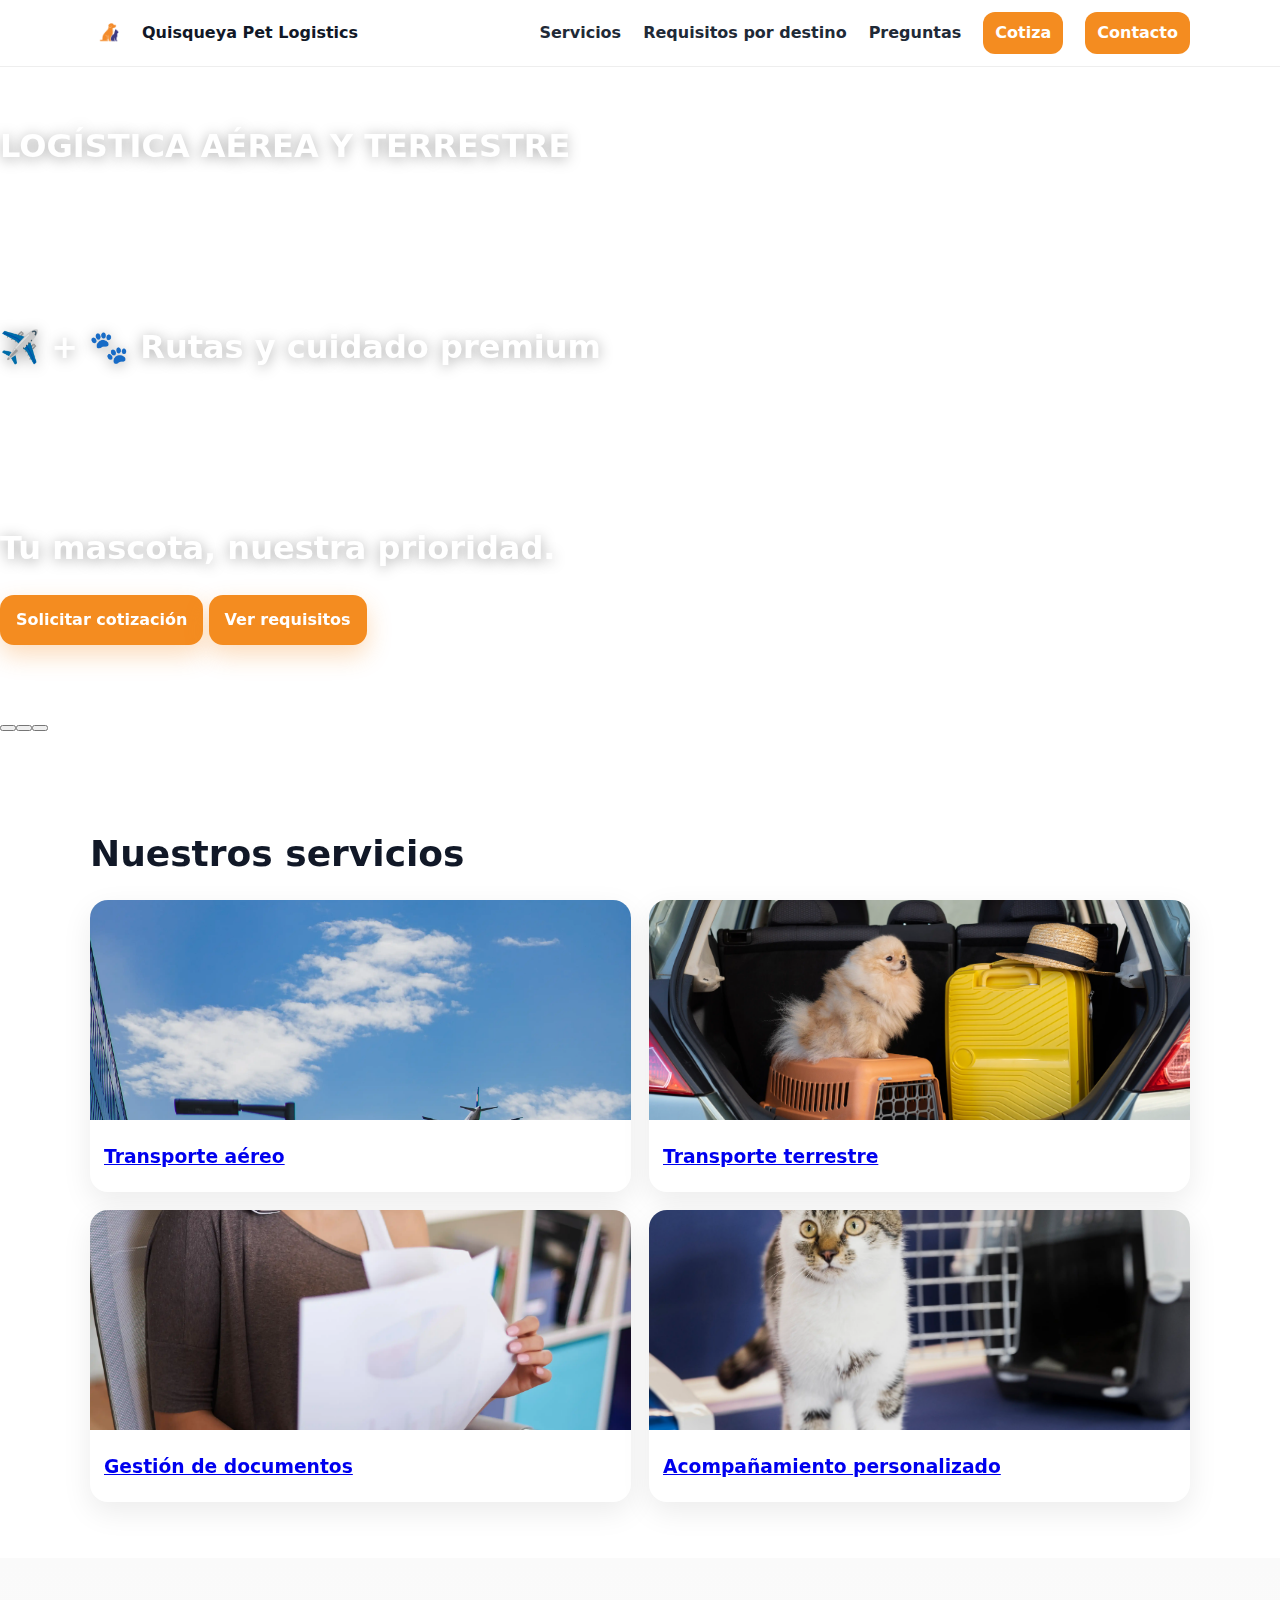
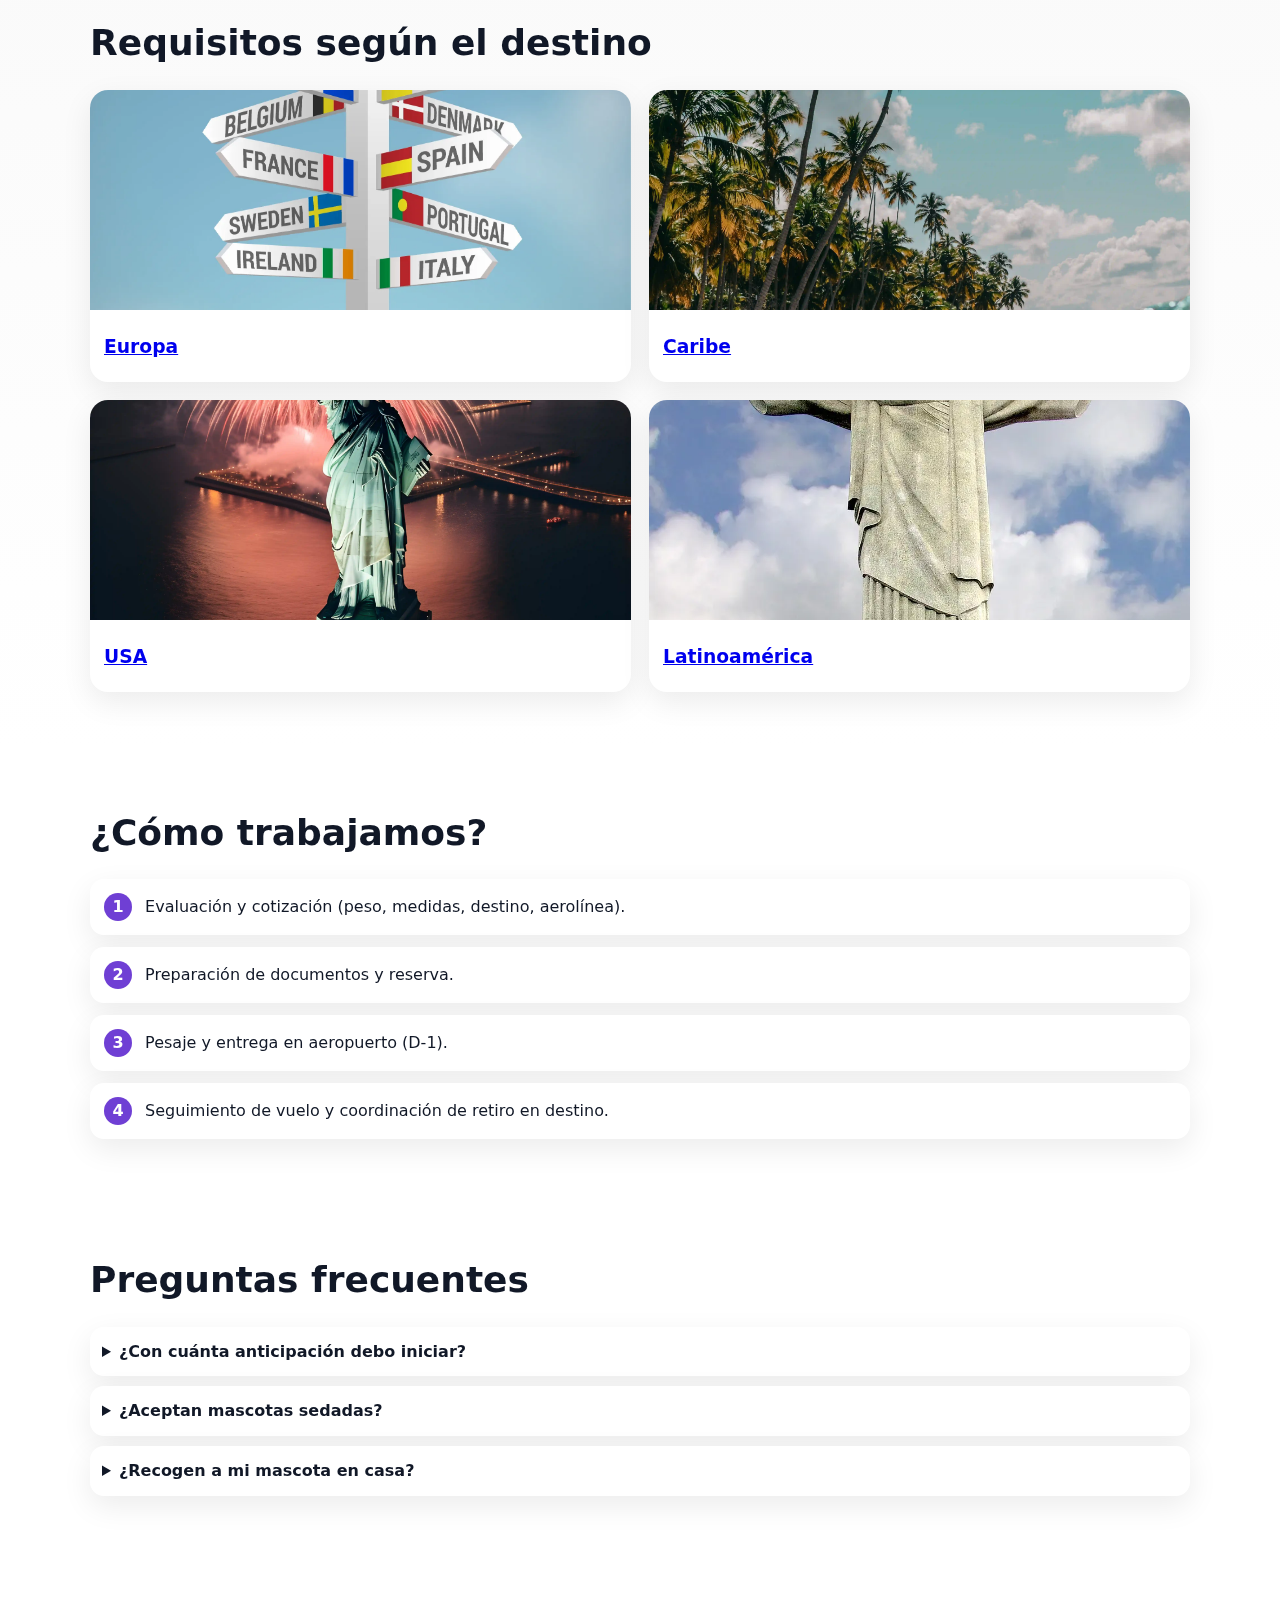
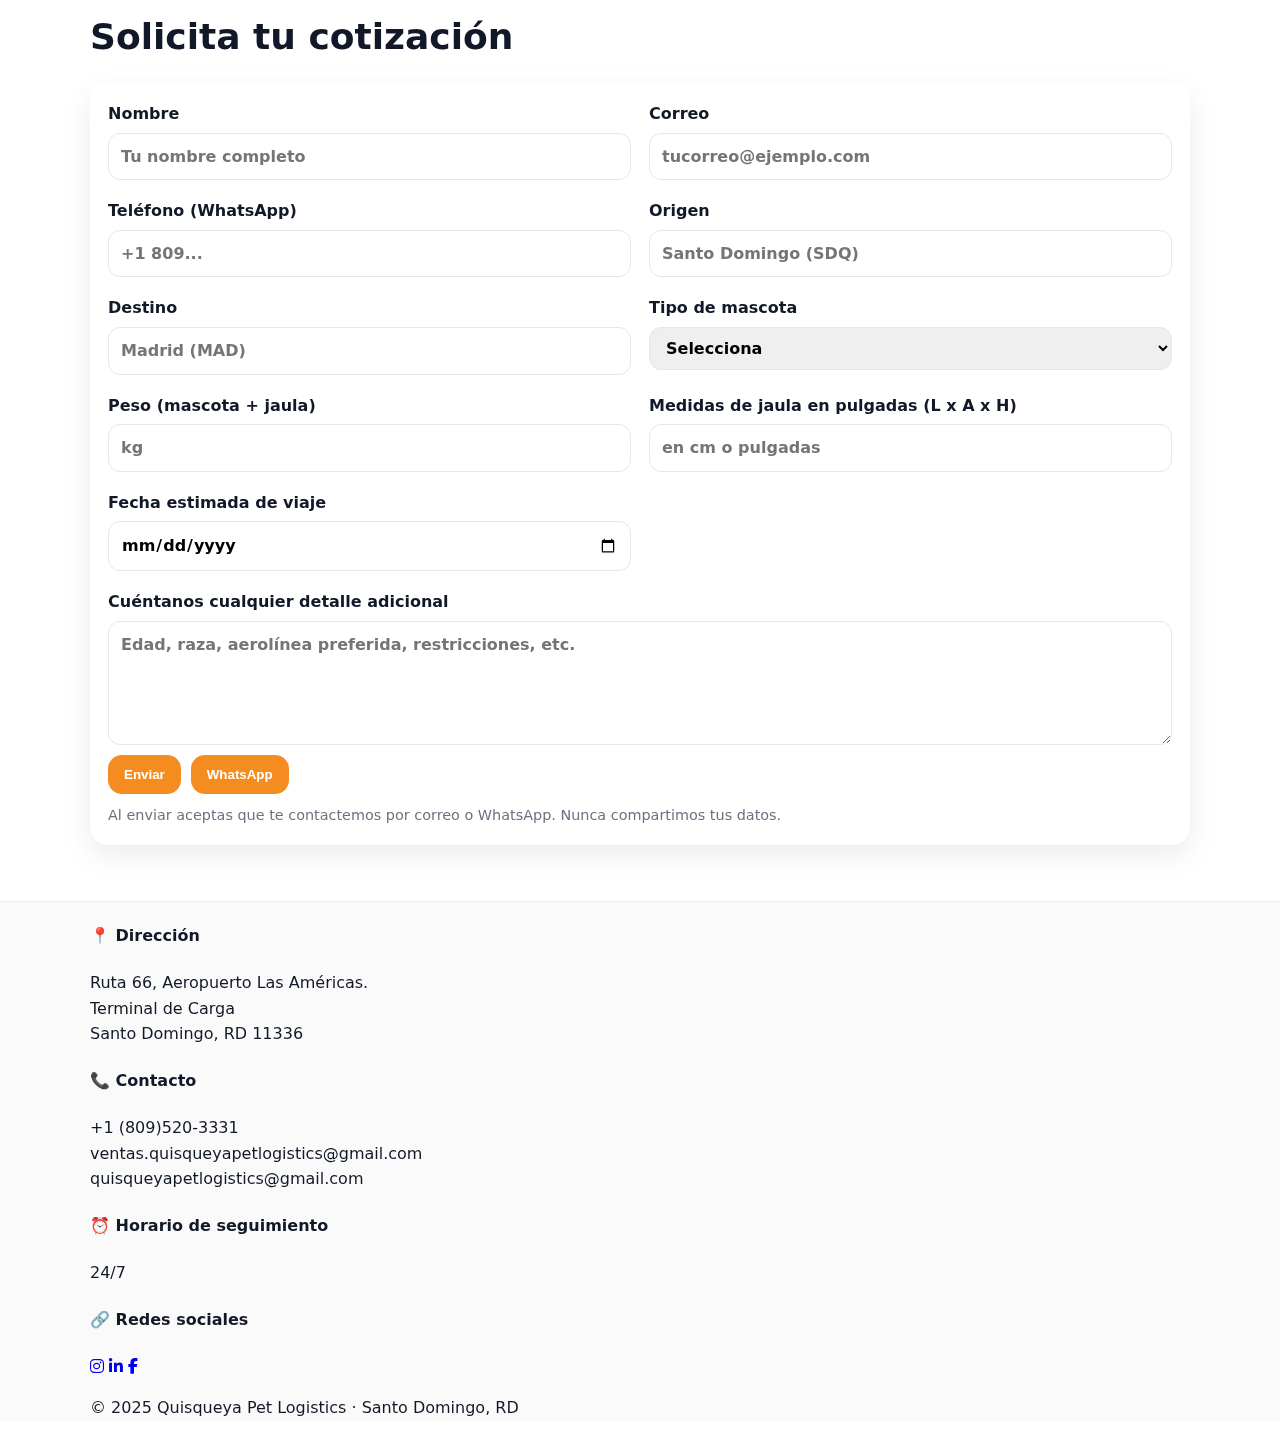
<file: index.html>
<!doctype html>
<html lang="es">
<head>
  <meta name="color-scheme" content="light dark">
  <meta charset="utf-8" />
  <meta name="viewport" content="width=device-width,initial-scale=1" />
  <title>Quisqueya Pet Logistics</title>
  
  <!-- 👇 Rompemos caché -->
  <link rel="stylesheet" href="https://cdnjs.cloudflare.com/ajax/libs/font-awesome/6.4.0/css/all.min.css">
  <link rel="stylesheet" href="style.css?v=35" />
 
</head>
<body class="home">

  <!-- Header -->
  <header class="header" id="inicio">
    <div class="container header-inner">
      <a href="index.html" class="brand">
        <img src="assets/logo.png" class="logo" alt="Logo Quisqueya Pet Logistics" />
        <span>Quisqueya Pet Logistics</span>
      </a>
      <nav class="nav" id="mainNav">
        <a href="#servicios">Servicios</a>
        <a href="#requisitos-destino">Requisitos por destino</a>
        <a href="#faq">Preguntas</a>
        <a href="#contacto" class="btn btn-sm">Cotiza</a>
        <a href="https://wa.me/18095203331?text=Hola,%20quiero%20cotizar%20el%20traslado%20de%20mi%20mascota" class="btn btn-sm btn-whatsapp" target="_blank">
          Contacto
        </a>
      </nav>
       <!-- <button class="nav-toggle" aria-label="Abrir menú">☰</button> -->
    </div>
  </header>

  <!-- Hero con slider -->
  <section id="hero" class="hero" aria-label="Portada">
    <div class="hero-slide is-active" style="--bg:url('assets/hero-1.webp')">
      <div class="hero-layer"></div>
      <div class="hero-inner">
        <div class="reveal">
          <h1 class="hero-title">LOGÍSTICA AÉREA Y TERRESTRE</h1>
          <p class="hero-sub">Conectamos tu mascota con el mundo</p>
        </div>
      </div>
    </div>

    <div class="hero-slide" style="--bg:url('assets/hero-2.webp')">
      <div class="hero-layer"></div>
      <div class="hero-inner">
        <div class="reveal">
          <h1 class="hero-title">✈️ + 🐾 Rutas y cuidado premium</h1>
          <p class="hero-sub">
            Transporte nacional e internacional, gestión de documentos y acompañamiento en cada paso.
          </p>
        </div>
      </div>
    </div>

    <div class="hero-slide" style="--bg:url('assets/hero-3.webp')">
      <div class="hero-layer"></div>
      <div class="hero-inner">
        <div class="reveal">
          <h1 class="hero-title">Tu mascota, nuestra prioridad.</h1>
          <div class="hero-cta">
            <a href="#contacto" class="btn btn-solid">Solicitar cotización</a>
            <!-- antes: class="btn btn-outline" -->
            <a href="#requisitos-destino" class="btn btn-solid">Ver requisitos</a>
          </div>

        </div>
      </div>
    </div>

    <nav class="hero-dots" aria-label="Cambiar imagen"></nav>
  </section>

  <!-- Servicios -->
  <section id="servicios" class="section">
    <div class="container">
      <h2 class="section-title">Nuestros servicios</h2>
      <div class="grid cards">
        <a class="card" href="servicios.html#transporte-aereo">
          <img src="assets/service-1.webp" alt="Transporte aéreo" />
          <div class="card-body"><h3>Transporte aéreo</h3></div>
        </a>
        <a class="card" href="servicios.html#transporte-terrestre">
          <img src="assets/service-2.webp" alt="Transporte terrestre" />
          <div class="card-body"><h3>Transporte terrestre</h3></div>
        </a>
        <a class="card" href="servicios.html#documentacion">
          <img src="assets/service-3.webp" alt="Gestión de documentos" />
          <div class="card-body"><h3>Gestión de documentos</h3></div>
        </a>
        <a class="card" href="servicios.html#puerta-a-puerta">
          <img src="assets/service-4.webp" alt="Acompañamiento personalizado" />
          <div class="card-body"><h3>Acompañamiento personalizado</h3></div>
        </a>
      </div>
    </div>
  </section>

  <!-- Requisitos por destino -->
  <section id="requisitos-destino" class="section alt">
    <div class="container">
      <h2 class="section-title">Requisitos según el destino</h2>
      <div class="grid cards">
        <a class="card" href="requisitos/index.html?dest=europa">
          <img src="assets/dest-1.webp" alt="Europa" />
          <div class="card-body"><h3>Europa</h3></div>
        </a>
        <a class="card" href="requisitos/index.html?dest=caribe">
          <img src="assets/dest-2.webp" alt="Caribe" />
          <div class="card-body"><h3>Caribe</h3></div>
        </a>
        <a class="card" href="requisitos/index.html?dest=usa">
          <img src="assets/dest-3.webp" alt="USA" />
          <div class="card-body"><h3>USA</h3></div>
        </a>
        <a class="card" href="requisitos/index.html?dest=latam">
          <img src="assets/dest-4.webp" alt="Latinoamérica" />
          <div class="card-body"><h3>Latinoamérica</h3></div>
        </a>
      </div>
    </div>
  </section>

  <!-- ¿Cómo trabajamos? -->
  <section class="section steps">
    <div class="container">
      <h2 class="section-title">¿Cómo trabajamos?</h2>
      <ol class="stepper">
        <li><span>1</span> Evaluación y cotización (peso, medidas, destino, aerolínea).</li>
        <li><span>2</span> Preparación de documentos y reserva.</li>
        <li><span>3</span> Pesaje y entrega en aeropuerto (D-1).</li>
        <li><span>4</span> Seguimiento de vuelo y coordinación de retiro en destino.</li>
      </ol>
    </div>
  </section>

  <!-- FAQs -->
  <section id="faq" class="section">
    <div class="container">
      <h2 class="section-title">Preguntas frecuentes</h2>
      <div class="accordion">
        <details>
          <summary>¿Con cuánta anticipación debo iniciar?</summary>
          <p>Recomendamos 4–8 semanas; si hay serología de rabia, 3–4 meses.</p>
        </details>
        <details>
          <summary>¿Aceptan mascotas sedadas?</summary>
          <p>No, por seguridad las aerolíneas lo desaconsejan.</p>
        </details>
        <details>
          <summary>¿Recogen a mi mascota en casa?</summary>
          <p>Sí, logística puerta a puerta con aliados en Santo Domingo y otras ciudades.</p>
        </details>
      </div>
    </div>
  </section>

  <!-- Cotiza -->
  <section id="contacto" class="section contact">
    <div class="container">
      <h2 class="section-title">Solicita tu cotización</h2>
      <form id="quoteForm" class="form">
        <div class="grid form-grid">
          <label>Nombre
            <input type="text" name="name" required placeholder="Tu nombre completo" />
          </label>
          <label>Correo
            <input type="email" name="email" required placeholder="tucorreo@ejemplo.com" />
          </label>
          <label>Teléfono (WhatsApp)
            <input type="tel" name="phone" required placeholder="+1 809..." />
          </label>
          <label>Origen
            <input type="text" name="origin" required placeholder="Santo Domingo (SDQ)" />
          </label>
          <label>Destino
            <input type="text" name="destination" required placeholder="Madrid (MAD)" />
          </label>
          <label>Tipo de mascota
            <select name="petType" required>
              <option value="" disabled selected>Selecciona</option>
              <option>Perro</option><option>Gato</option><option>Otro</option>
            </select>
          </label>
          <label>Peso (mascota + jaula)
            <input type="number" name="weight" step="0.1" placeholder="kg" />
          </label>
          <label>Medidas de jaula en pulgadas (L x A x H)
            <input type="text" name="crate" placeholder="en cm o pulgadas" />
          </label>
          <label>Fecha estimada de viaje
            <input type="date" name="date" />
          </label>
          <label class="full">Cuéntanos cualquier detalle adicional
            <textarea name="message" rows="4" placeholder="Edad, raza, aerolínea preferida, restricciones, etc."></textarea>
          </label>
        </div>
        <div class="form-actions">
          <button type="submit" class="btn">Enviar</button>
          <button type="button" class="btn btn-whatsapp" id="btnWhatsapp">WhatsApp</button>
        </div>
        <p class="form-note">Al enviar aceptas que te contactemos por correo o WhatsApp. Nunca compartimos tus datos.</p>
      </form>
    </div>
  </section>
  
  <!-- Footer -->
<footer class="footer">
  <div class="container">

    <!-- 4 columnas -->
    <div class="footer-columns">
      <div class="footer-col col-dir">
        <h4>📍 Dirección</h4>
        <p>
          Ruta 66, Aeropuerto Las Américas.<br>
          Terminal de Carga<br>
          Santo Domingo, RD 11336
        </p>
      </div>

      <div class="footer-col col-contacto">
        <h4>📞 Contacto</h4>
        <p>
          +1 (809)520-3331<br>
          ventas.quisqueyapetlogistics<wbr>@gmail.com<br>
          quisqueyapetlogistics@gmail.com
        </p>
      </div>

      <div class="footer-col col-horario">
        <h4>⏰ Horario de seguimiento</h4>
        <p>24/7</p>
      </div>

      <div class="footer-col col-redes">
        <h4>🔗 Redes sociales</h4>
        <div class="social-icons">
          <a href="https://instagram.com/quisqueyapetlogistics" target="_blank" aria-label="Instagram"><i class="fab fa-instagram"></i></a>
          <a href="https://www.linkedin.com/company/quisqueya-pet-logistics" target="_blank" aria-label="LinkedIn"><i class="fab fa-linkedin-in"></i></a>
          <a href="https://www.facebook.com/profile.php?id=61574772152792" target="_blank" aria-label="Facebook"><i class="fab fa-facebook-f"></i></a>
        </div>
      </div>
    </div>

    <!-- Franja inferior (copy) -->
    <div class="footer-bottom">
      <p>© 2025 Quisqueya Pet Logistics · Santo Domingo, RD</p>
    </div>

  </div>
</footer>

  <button id="backtop" class="backtop" aria-label="Volver arriba" title="Volver arriba">↑</button>

  <script src="script.js?v=7"></script>
  <script>
    (() => {
      const hero = document.getElementById('hero');
      const slides = [...hero.querySelectorAll('.hero-slide')];
      const dotsNav = hero.querySelector('.hero-dots');
      let i = 0, timer = null, DURATION = 6500;

      slides.forEach((_, idx) => {
        const b = document.createElement('button');
        b.className = 'dot' + (idx === 0 ? ' is-active' : '');
        b.setAttribute('aria-label', 'Ir a la imagen ' + (idx + 1));
        b.addEventListener('click', () => goTo(idx, true));
        dotsNav.appendChild(b);
      });
      const dots = [...dotsNav.children];

      function goTo(next, user = false) {
        if (next === i) return;
        slides[i].classList.add('is-leaving');
        slides[i].classList.remove('is-active');
        dots[i].classList.remove('is-active');
        slides[next].classList.add('is-active');
        dots[next].classList.add('is-active');
        setTimeout(() => slides[i].classList.remove('is-leaving'), 900);
        i = next;
        if (user) { clearInterval(timer); timer = setInterval(() => goTo((i+1)%slides.length), DURATION); }
      }
      if (slides.length > 1) timer = setInterval(() => goTo((i+1)%slides.length), DURATION);
    })();
  </script>
</body>
</html>
</file>
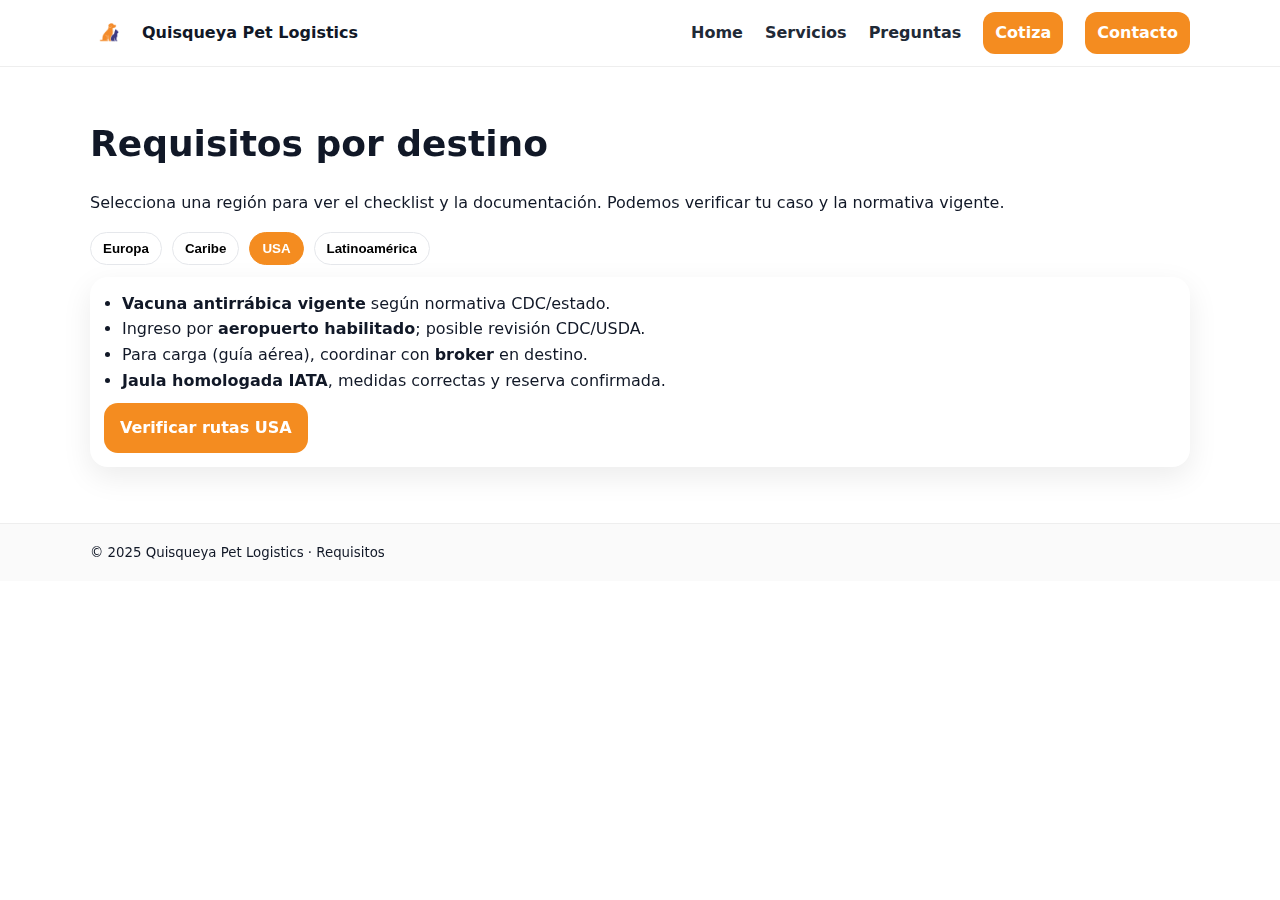
<file: requisitos/index.html>
<!doctype html>
<html lang="es">
<head>
  <meta charset="utf-8" />
  <meta name="viewport" content="width=device-width,initial-scale=1" />
  <meta name="color-scheme" content="light dark" />
  <title>Requisitos por destino · Quisqueya Pet Logistics</title>
  <link rel="stylesheet" href="../style.css?v=20" />
</head>
<body>

  <!-- Header / Nav (minimal) -->
  <header class="header">
    <div class="container header-inner">
      <a href="../index.html" class="brand" aria-label="Inicio">
        <img class="logo" src="../assets/logo.png" alt="Quisqueya Pet Logistics" width="40" height="40" />
        <span>Quisqueya Pet Logistics</span>
      </a>
      <button class="nav-toggle" aria-label="Abrir menú">☰</button>
      <nav class="nav" id="mainNav">
        <a href="index.html">Home</a>
        <a href="../index.html#servicios">Servicios</a>
        <a href="../index.html#faq">Preguntas</a>
               <a href="index.html#contacto" class="btn btn-sm">Cotiza</a>
        <a href="https://wa.me/18095203331?text=Hola,%20quiero%20cotizar%20el%20traslado%20de%20mi%20mascota" class="btn btn-sm btn-whatsapp" target="_blank">Contacto</a>
      </nav>
    </div>
  </header>

  <!-- Requisitos por destino -->
  <section class="section" style="padding-top:48px">
    <div class="container">
      <h1 class="section-title">Requisitos por destino</h1>
      <p>Selecciona una región para ver el checklist y la documentación. Podemos verificar tu caso y la normativa vigente.</p>

      <!-- Tabs -->
      <div class="tabs" role="tablist" aria-label="Regiones">
        <button class="tab" data-tab="europa" role="tab" aria-controls="europa" aria-selected="false">Europa</button>
        <button class="tab" data-tab="caribe" role="tab" aria-controls="caribe" aria-selected="false">Caribe</button>
        <button class="tab active" data-tab="usa" role="tab" aria-controls="usa" aria-selected="true">USA</button>
        <button class="tab" data-tab="latam" role="tab" aria-controls="latam" aria-selected="false">Latinoamérica</button>
      </div>

      <!-- Paneles -->
      <div class="tab-panels" id="reqPanel">
        <!-- EUROPA -->
        <div class="tab-panel" id="europa" role="tabpanel" aria-labelledby="europa-tab" hidden>
          <ul class="checklist">
            <li><strong>Microchip ISO 11784/11785</strong> antes de la vacuna antirrábica.</li>
            <li><strong>Vacuna antirrábica vigente</strong> (≥21 días desde primovacunación).</li>
            <li><strong>Certificado zoosanitario de la UE</strong> (no comercial) + declaración del propietario.</li>
            <li><strong>Entrada por Punto de Control designado</strong> y verificación de identidad y documentos.</li>
            <li><strong>Serología de rabia (≥0.5 IU/ml)</strong> si el país origen no está en la lista UE correspondiente.</li>
          </ul>
          <div class="cta-inline"><a class="btn" href="../index.html#contacto">Quiero cotizar</a></div>
        </div>

        <!-- CARIBE -->
        <div class="tab-panel" id="caribe" role="tabpanel" aria-labelledby="caribe-tab" hidden>
          <ul class="checklist">
            <li><strong>Certificado zoosanitario</strong> conforme al país de destino (BAHA, SENASA, etc.).</li>
            <li><strong>Vacuna antirrábica vigente</strong>; refuerzos según país.</li>
            <li><strong>Permiso de importación</strong> cuando aplique; inspección a la llegada.</li>
            <li><strong>Jaula IATA</strong>, medidas correctas y reserva confirmada.</li>
          </ul>
          <div class="cta-inline"><a class="btn" href="../index.html#contacto">Consultar rutas Caribe</a></div>
        </div>

        <!-- USA (activo por defecto) -->
        <div class="tab-panel active" id="usa" role="tabpanel" aria-labelledby="usa-tab">
          <ul class="checklist">
            <li><strong>Vacuna antirrábica vigente</strong> según normativa CDC/estado.</li>
            <li>Ingreso por <strong>aeropuerto habilitado</strong>; posible revisión CDC/USDA.</li>
            <li>Para carga (guía aérea), coordinar con <strong>broker</strong> en destino.</li>
            <li><strong>Jaula homologada IATA</strong>, medidas correctas y reserva confirmada.</li>
          </ul>
          <div class="cta-inline"><a class="btn" href="../index.html#contacto">Verificar rutas USA</a></div>
        </div>

        <!-- LATAM -->
        <div class="tab-panel" id="latam" role="tabpanel" aria-labelledby="latam-tab" hidden>
          <ul class="checklist">
            <li><strong>Certificado zoosanitario de exportación</strong> desde RD.</li>
            <li><strong>Vacuna antirrábica vigente</strong>; otras vacunas según país (SAG, ICA, SENASA, etc.).</li>
            <li>Posible <strong>permiso de importación</strong> y revisión documental al arribo.</li>
            <li><strong>Jaula IATA</strong> y reserva confirmada.</li>
          </ul>
          <div class="cta-inline"><a class="btn" href="../index.html#contacto">Quiero cotizar</a></div>
        </div>
      </div>
      <!-- /#reqPanel -->
    </div>
  </section>

  <!-- Footer -->
  <footer class="footer">
    <div class="container footer-inner">
      <small>© 2025 Quisqueya Pet Logistics · Requisitos</small>
       <!-- <a class="top" href="#top" id="footerBackTop">↑ Volver arriba</a> -->
    </div>
  </footer>

   <!--  <button id="backtop" class="backtop" aria-label="Volver arriba" title="Volver arriba">↑</button> -->
  <script src="../script.js?v=20" defer></script>
</body>
</html>
</file>
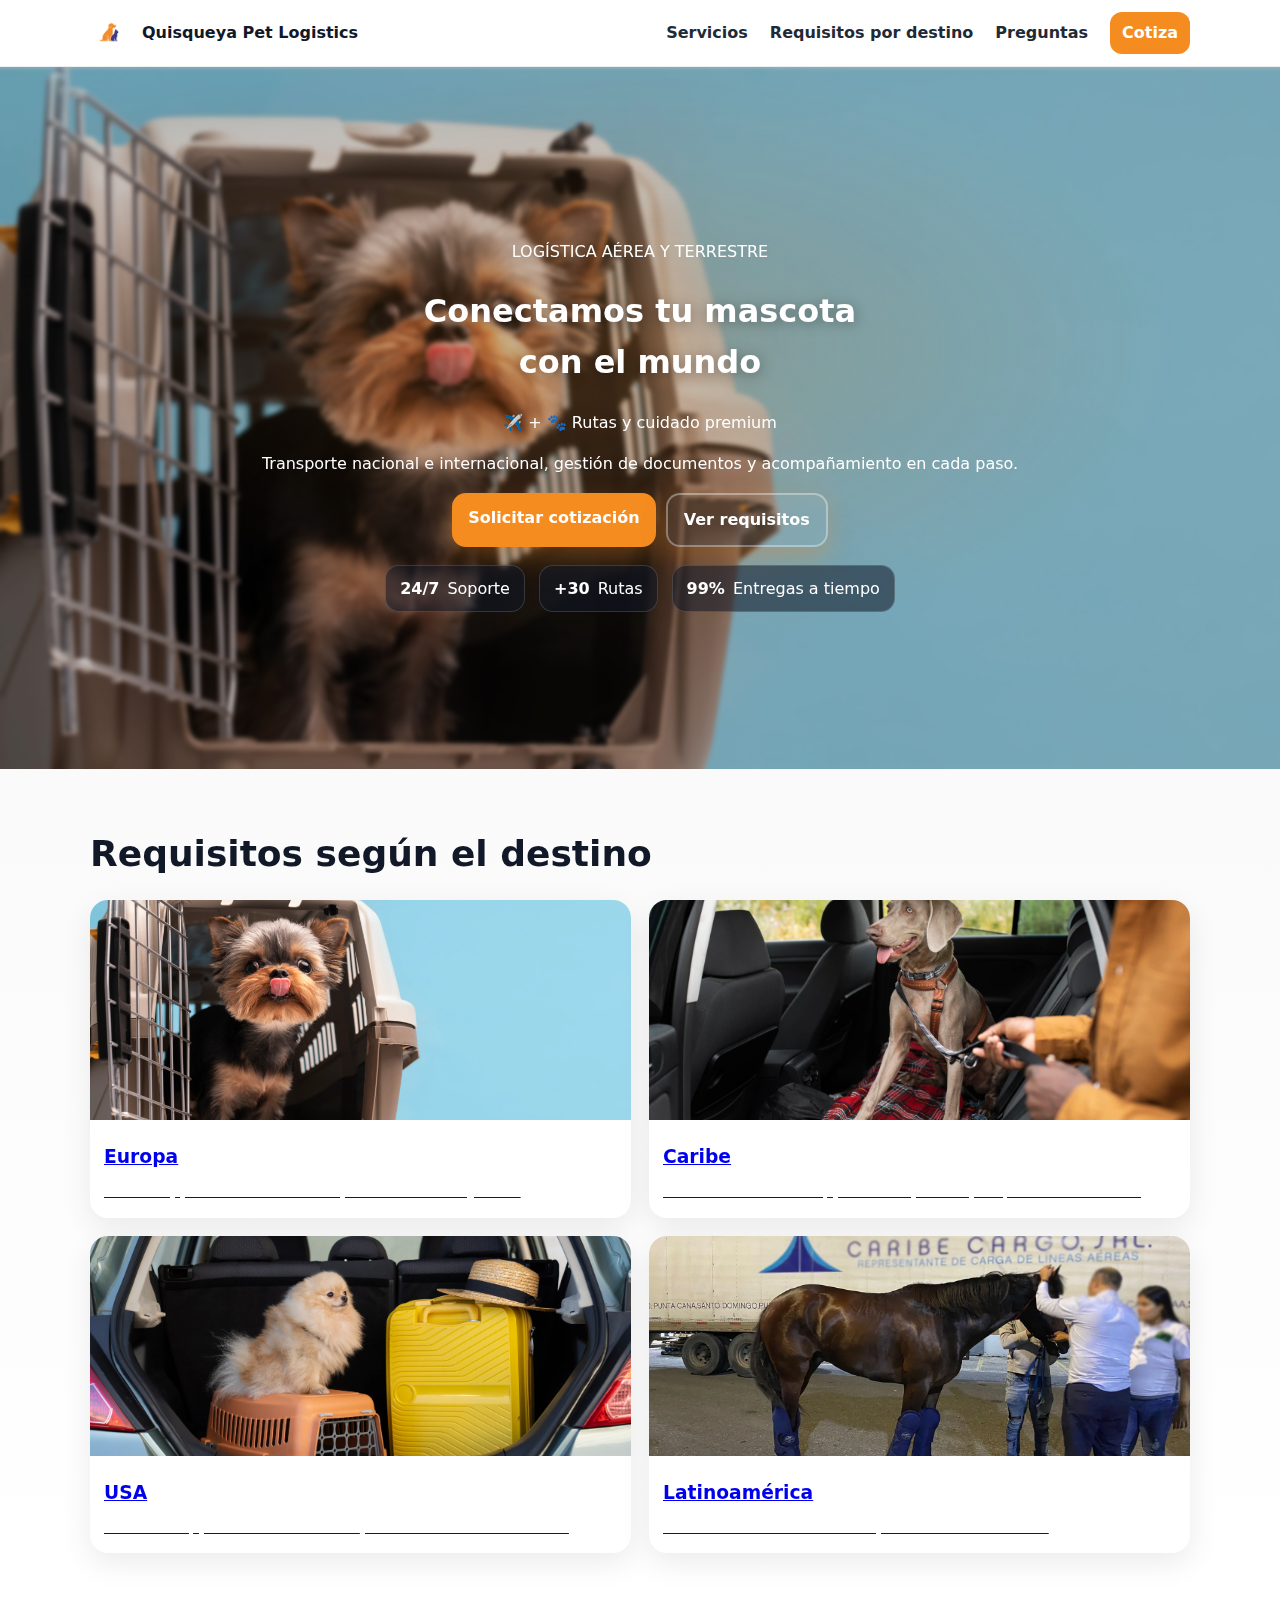
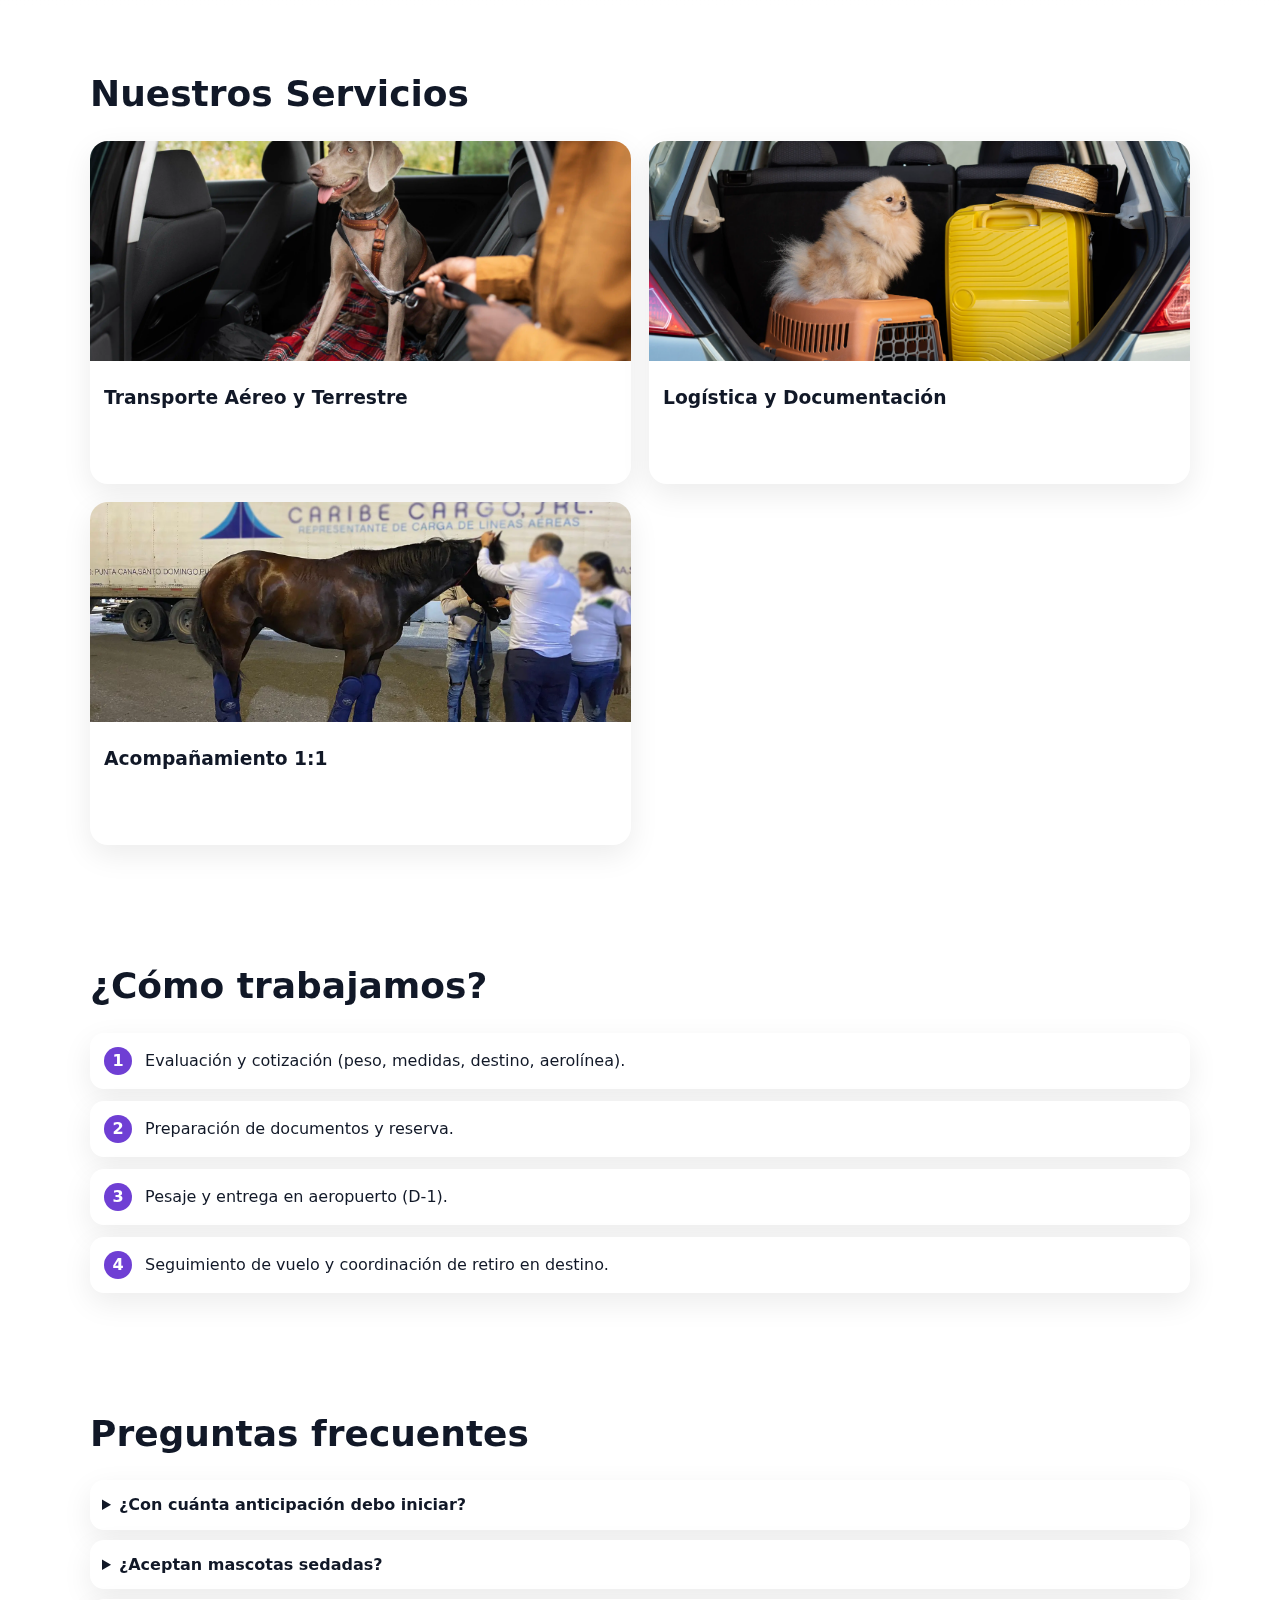
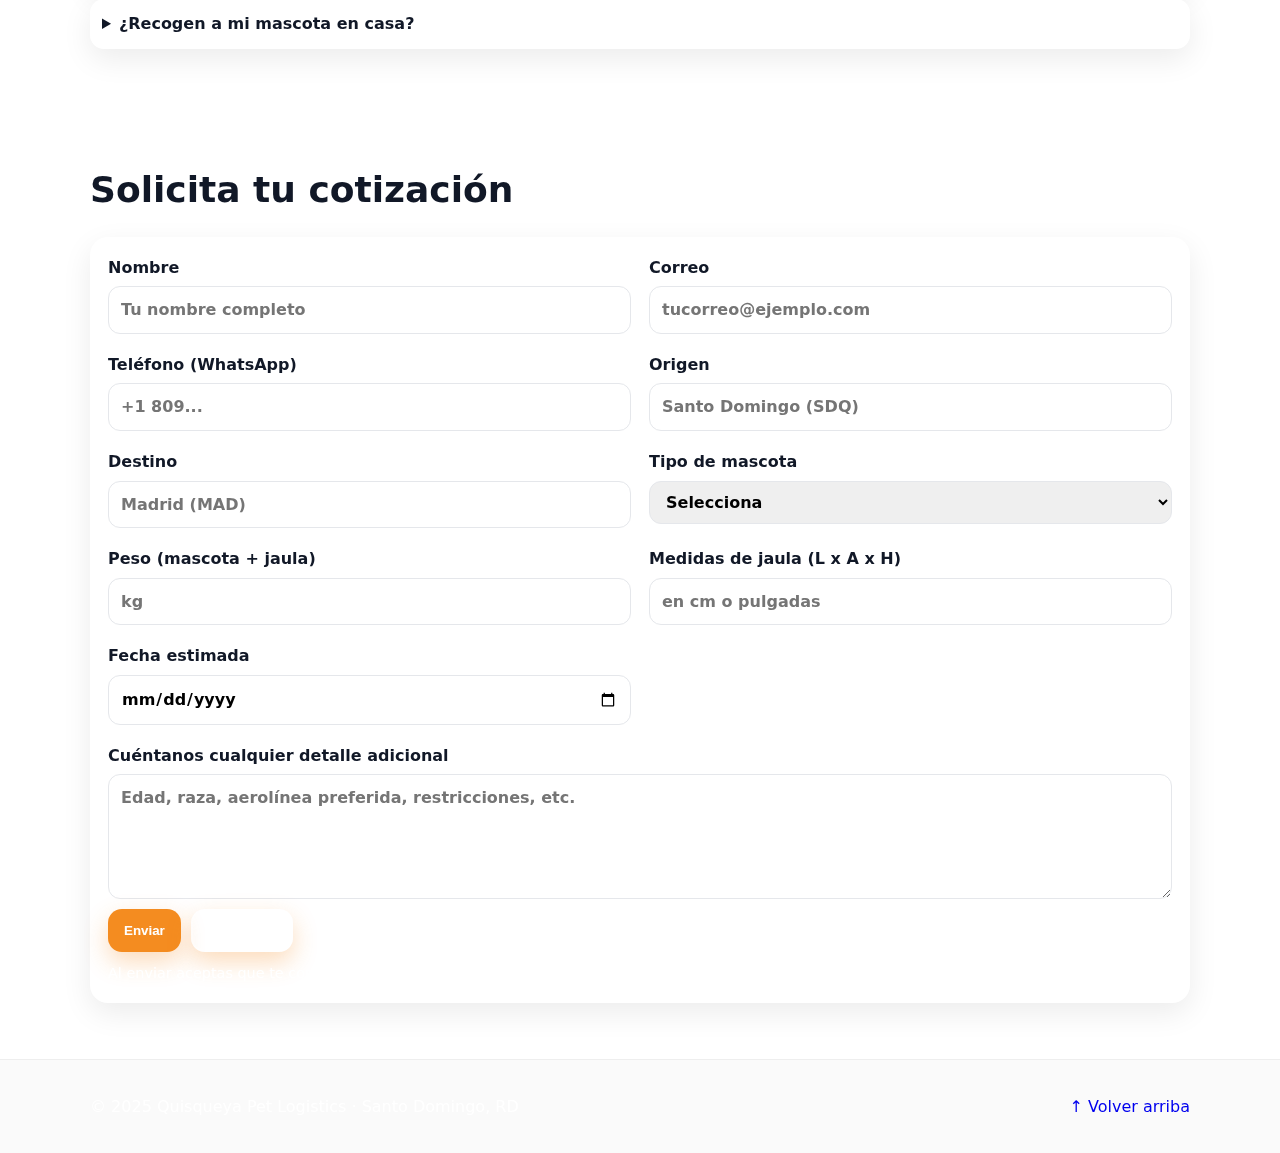
<file: index (2).html>
<!doctype html>
<html lang="es">
<head>
  <meta name="color-scheme" content="light dark">
  <meta charset="utf-8" />
  <meta name="viewport" content="width=device-width,initial-scale=1" />
  <title>Quisqueya Pet Logistics</title>
  <link rel="stylesheet" href="style.css" />
</head>
<body>

  <!-- Header -->
  <header class="header" id="inicio">
    <div class="container header-inner">
      <a href="index.html" class="brand">
        <img src="assets/logo.png" class="logo" alt="Logo Quisqueya Pet Logistics" />
        <span>Quisqueya Pet Logistics</span>
      </a>
      <nav class="nav">
        <a href="#servicios">Servicios</a>
        <a href="requisitos/index.html">Requisitos por destino</a>
        <a href="#faq">Preguntas</a>
        <a href="#contacto" class="btn btn-sm">Cotiza</a>
      </nav>
      <button class="nav-toggle" aria-label="Abrir menú">☰</button>
    </div>
  </header>

  <!-- Hero con slider -->
 <section class="hero hero-slider center">
 <section class="hero center compact">
    <div class="hero-bg">
      <div class="slide slide-a"></div>
      <div class="slide slide-b"></div>
      <div class="hero-overlay"></div>
    </div>

    <div class="container hero-content">
      <p class="eyebrow">LOGÍSTICA AÉREA Y TERRESTRE</p>
     <h1 class="hero-title">
  Conectamos <span class="hl">tu mascota</span><br>
  <span class="line2">con el <span class="grad">mundo</span></span>
</h1>
<div class="title-glow" aria-hidden="true"></div>
      <p class="hero-badge" aria-hidden="true">✈️ + 🐾  Rutas y cuidado premium</p>
      <p>Transporte nacional e internacional, gestión de documentos y acompañamiento en cada paso.</p>

      <div class="hero-ctas">
        <a href="#contacto" class="btn">Solicitar cotización</a>
        <a href="requisitos/index.html" class="btn btn-secondary">Ver requisitos</a>
      </div>

      <div class="hero-kpis">
        <div><strong>24/7</strong><span>Soporte</span></div>
        <div><strong>+30</strong><span>Rutas</span></div>
        <div><strong>99%</strong><span>Entregas a tiempo</span></div>
      </div>
    </div>
  </section>

  <!-- Requisitos según el destino -->
  <section id="requisitos-destino" class="section alt">
    <div class="container">
      <h2 class="section-title">Requisitos según el destino</h2>

      <div class="grid cards">
        <a class="card" href="requisitos/index.html?dest=europa">
          <img src="assets/hero-1.webp" alt="Europa" />
          <div class="card-body">
            <h3>Europa</h3>
            <p>Microchip, vacuna antirrábica, certificado UE y más.</p>
          </div>
        </a>

        <a class="card" href="requisitos/index.html?dest=caribe">
          <img src="assets/hero-2.webp" alt="Caribe" />
          <div class="card-body">
            <h3>Caribe</h3>
            <p>Certificado de salud, permisos por isla, inspección al arribo.</p>
          </div>
        </a>

        <a class="card" href="requisitos/index.html?dest=usa">
          <img src="assets/hero-3.webp" alt="USA" />
          <div class="card-body">
            <h3>USA</h3>
            <p>CDC/USDA, puertos habilitados y coordinación con broker.</p>
          </div>
        </a>

        <a class="card" href="requisitos/index.html?dest=latam">
          <img src="assets/hero-4.webp" alt="Latinoamérica" />
          <div class="card-body">
            <h3>Latinoamérica</h3>
            <p>Certificados zoosanitarios y trámites aduanales.</p>
          </div>
        </a>
      </div>
    </div>
  </section>

  <!-- Servicios -->
  <section id="servicios" class="section">
    <div class="container">
      <h2 class="section-title">Nuestros Servicios</h2>
      <div class="grid cards">
        <article class="card">
          <img src="assets/hero-2.webp" alt="Transporte" />
          <div class="card-body">
            <h3>Transporte Aéreo y Terrestre</h3>
            <p>Coordinación de envíos desde RD hacia múltiples destinos. Asesoría en jaulas IATA y trámites.</p>
          </div>
        </article>
        <article class="card">
          <img src="assets/hero-3.webp" alt="Documentación" />
          <div class="card-body">
            <h3>Logística y Documentación</h3>
            <p>Certificados de salud, permisos zoosanitarios y gestión aduanal con aliados.</p>
          </div>
        </article>
        <article class="card">
          <img src="assets/hero-4.webp" alt="Acompañamiento" />
          <div class="card-body">
            <h3>Acompañamiento 1:1</h3>
            <p>Te guiamos desde el pesaje hasta la entrega en destino. Comunicación clara y seguimiento.</p>
          </div>
        </article>
      </div>
    </div>
  </section>

  <!-- ¿Cómo trabajamos? -->
  <section class="section steps">
    <div class="container">
      <h2 class="section-title">¿Cómo trabajamos?</h2>
      <ol class="stepper">
        <li><span>1</span> Evaluación y cotización (peso, medidas, destino, aerolínea).</li>
        <li><span>2</span> Preparación de documentos y reserva.</li>
        <li><span>3</span> Pesaje y entrega en aeropuerto (D-1).</li>
        <li><span>4</span> Seguimiento de vuelo y coordinación de retiro en destino.</li>
      </ol>
    </div>
  </section>

  <!-- FAQs -->
  <section id="faq" class="section">
    <div class="container">
      <h2 class="section-title">Preguntas frecuentes</h2>
      <div class="accordion">
        <details>
          <summary>¿Con cuánta anticipación debo iniciar?</summary>
          <p>Recomendamos 4–8 semanas; si hay serología de rabia, 3–4 meses.</p>
        </details>
        <details>
          <summary>¿Aceptan mascotas sedadas?</summary>
          <p>No, por seguridad las aerolíneas lo desaconsejan.</p>
        </details>
        <details>
          <summary>¿Recogen a mi mascota en casa?</summary>
          <p>Sí, logística puerta a puerta con aliados en Santo Domingo y otras ciudades.</p>
        </details>
      </div>
    </div>
  </section>

  <!-- Cotiza -->
  <section id="contacto" class="section contact">
    <div class="container">
      <h2 class="section-title">Solicita tu cotización</h2>
      <form id="quoteForm" class="form">
  <div class="grid form-grid">
    <label>Nombre
      <input type="text" name="name" required placeholder="Tu nombre completo" />
    </label>

    <label>Correo
      <input type="email" name="email" required placeholder="tucorreo@ejemplo.com" />
    </label>

    <label>Teléfono (WhatsApp)
      <input type="tel" name="phone" required placeholder="+1 809..." />
    </label>

    <label>Origen
      <input type="text" name="origin" required placeholder="Santo Domingo (SDQ)" />
    </label>

    <label>Destino
      <input type="text" name="destination" required placeholder="Madrid (MAD)" />
    </label>

    <label>Tipo de mascota
      <select name="petType" required>
        <option value="" disabled selected>Selecciona</option>
        <option>Perro</option><option>Gato</option><option>Otro</option>
      </select>
    </label>

    <label>Peso (mascota + jaula)
      <input type="number" name="weight" step="0.1" placeholder="kg" />
    </label>

    <label>Medidas de jaula (L x A x H)
      <input type="text" name="crate" placeholder="en cm o pulgadas" />
    </label>

    <label>Fecha estimada
      <input type="date" name="date" />
    </label>

    <!-- ✅ Mensaje dentro de la grilla y a todo el ancho -->
    <label class="full">Cuéntanos cualquier detalle adicional
      <textarea name="message" rows="4" placeholder="Edad, raza, aerolínea preferida, restricciones, etc."></textarea>
    </label>
  </div>

  <div class="form-actions">
    <button type="submit" class="btn">Enviar</button>
    <button type="button" class="btn btn-secondary" id="btnWhatsapp">WhatsApp</button>
  </div>

  <p class="form-note">Al enviar aceptas que te contactemos por correo o WhatsApp. Nunca compartimos tus datos.</p>
</form>
      
    </div>
  </section>

  <!-- Footer -->
  <footer class="footer">
  <div class="container footer-inner">
    <p>© 2025 Quisqueya Pet Logistics · Santo Domingo, RD</p>
    <a class="top" id="footerBackTop" href="#top">↑ Volver arriba</a>
  </div>
</footer>

<button id="backtop" class="backtop" aria-label="Volver arriba" title="Volver arriba">↑</button>
<script src="script.js"></script>

  <script src="script.js"></script>
  <button id="backtop" class="backtop" aria-label="Volver arriba" title="Volver arriba">↑</button>

</body>
</html>
</file>
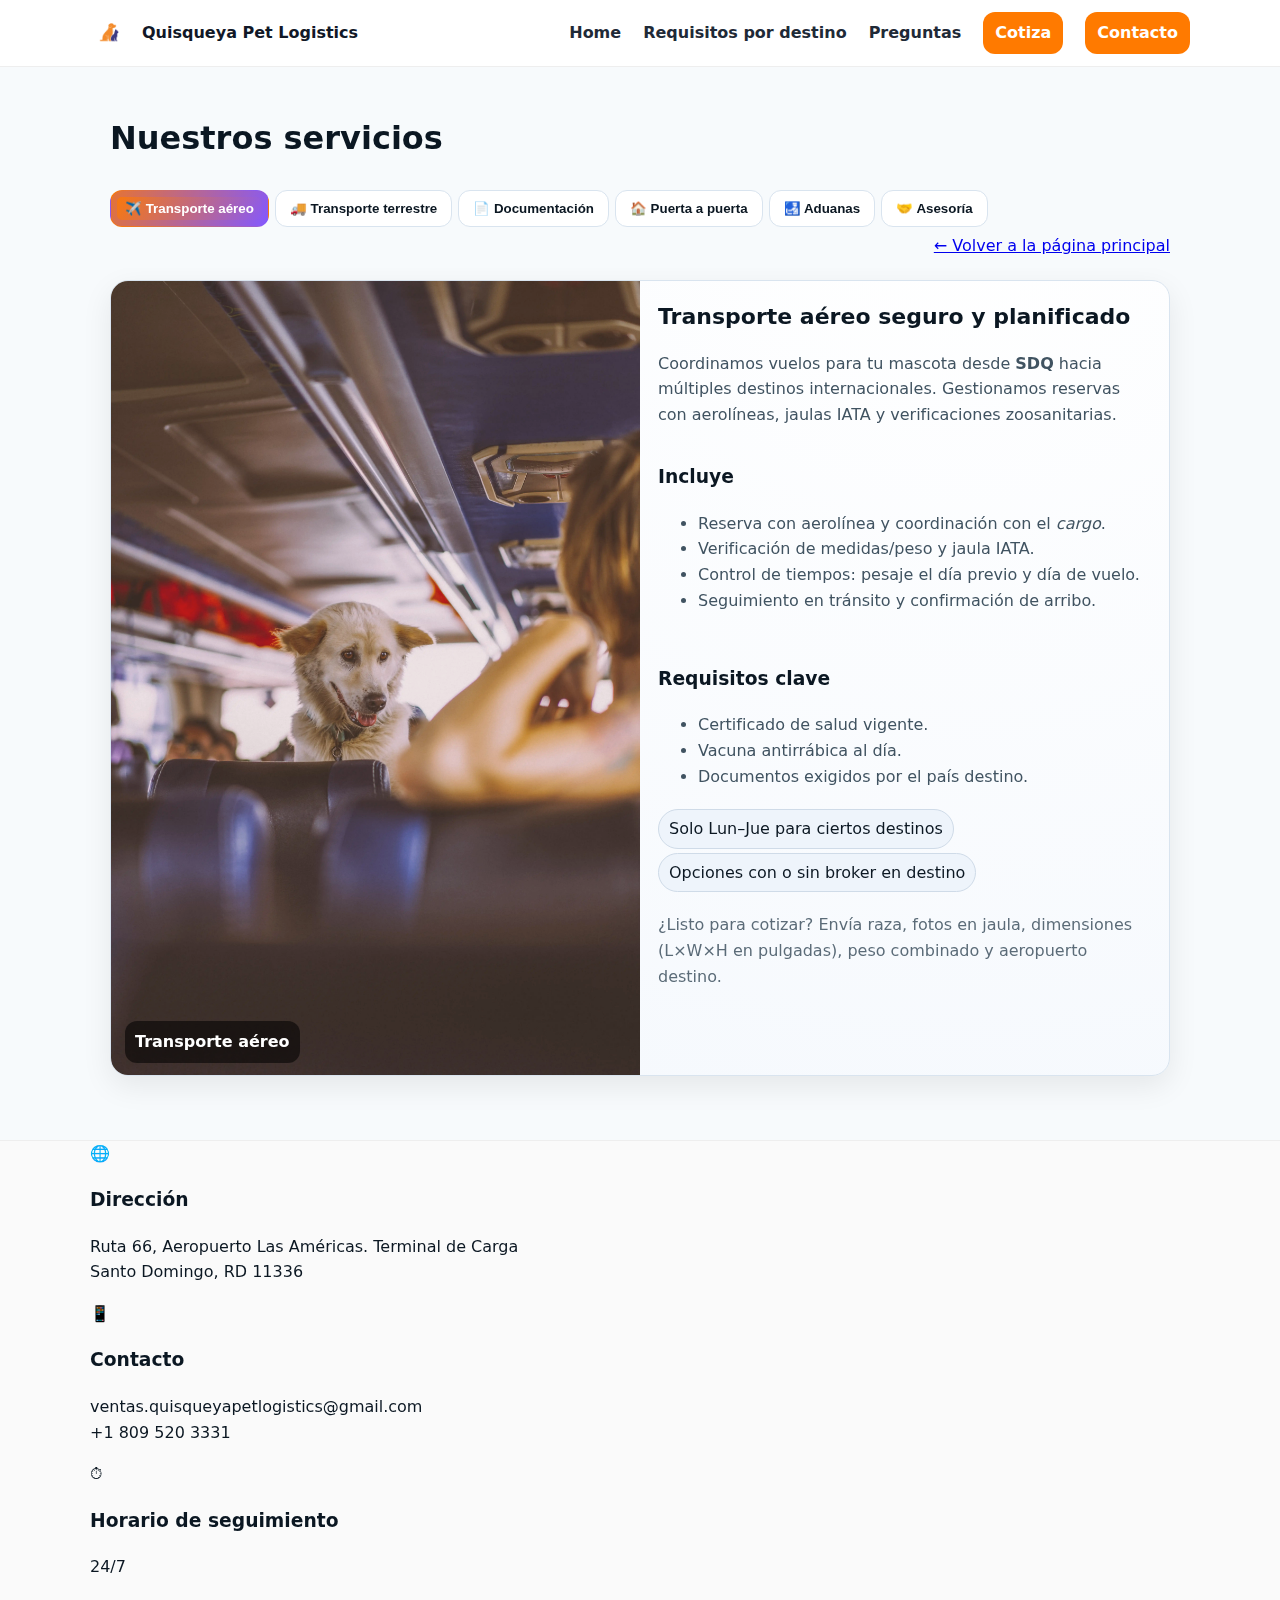
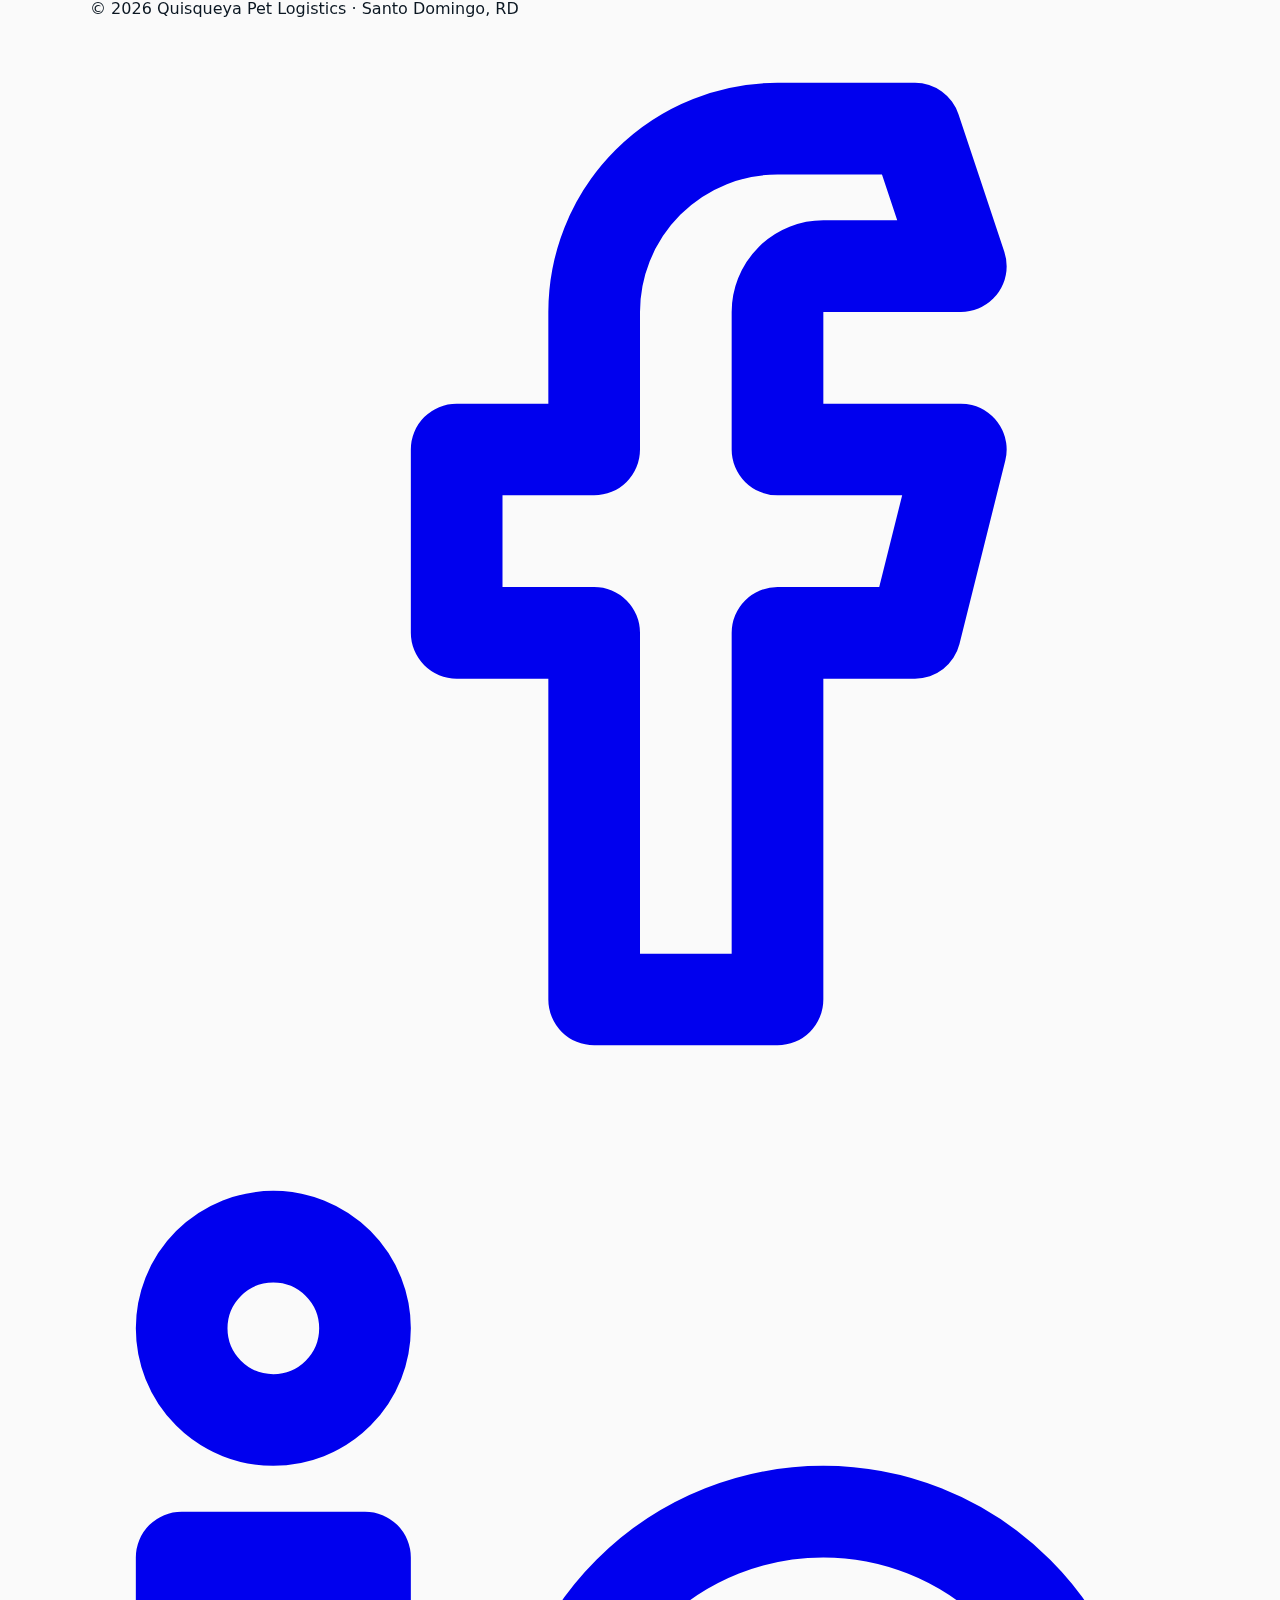
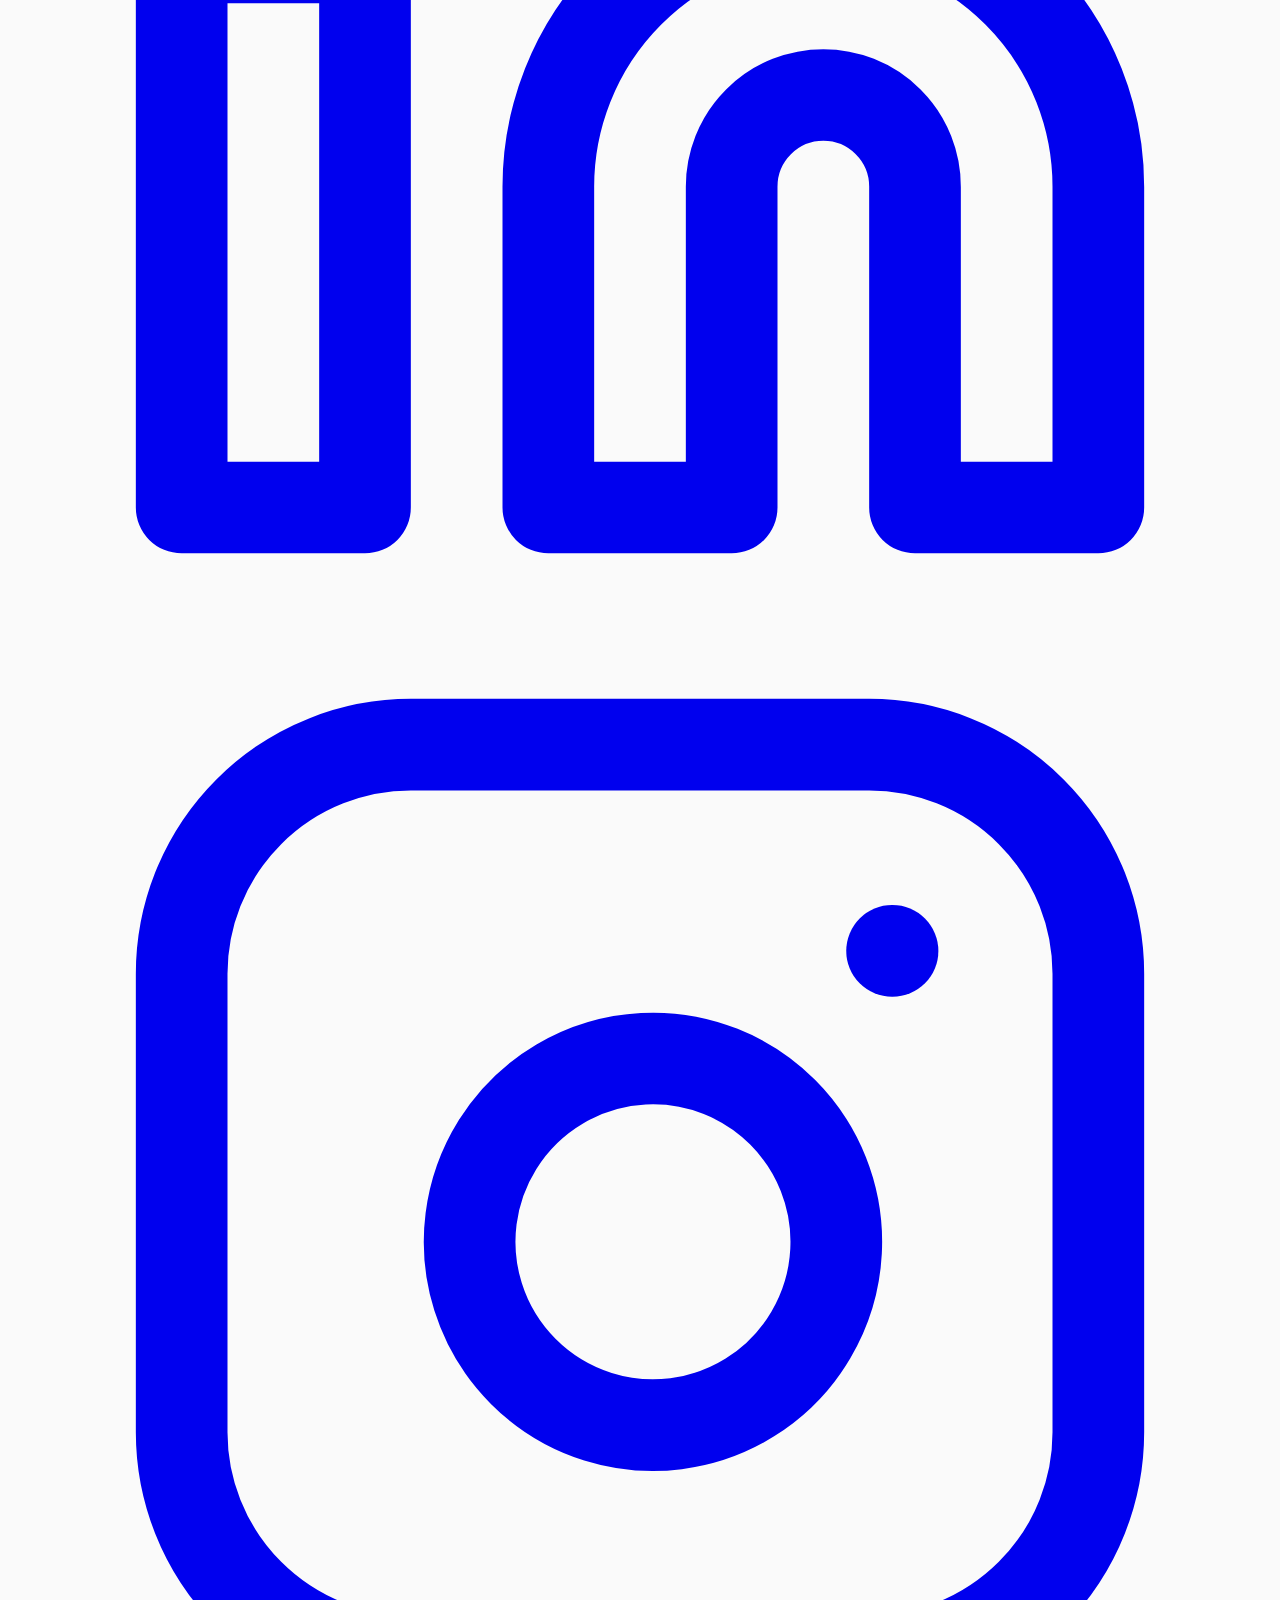
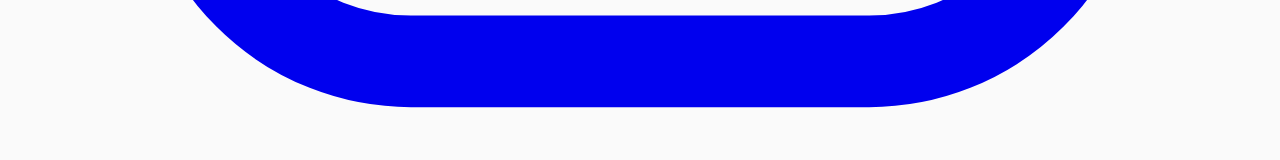
<file: servicios.html>
<!doctype html>
<html lang="es">
<head>
  <meta charset="utf-8" />
  <meta name="color-scheme" content="light dark">
  <meta name="viewport" content="width=device-width, initial-scale=1" />
  <title>Quisqueya Pet Logistics — Servicios</title>

  <!-- Estilos globales (mismos de la home) -->
  <link rel="stylesheet" href="style.css" />

  <!-- Estilos mínimos solo para las pestañas -->
 <style>
  /* ===== Tokens de tema (light por defecto) ===== */
  :root{
    --bg: #f7fafc;
    --surface: #ffffff;
    --text: #0b1722;
    --muted: #405361;
    --border: #d9e4ef;

    --brand: #ff7a00;
    --brand-2: #8458ff;
    --ring: rgba(132,88,255,.20);

    /* componentes */
    --card-start: #ffffff;   /* gradiente de tarjeta (inicio) */
    --card-end:   #f4f8fd;   /* gradiente de tarjeta (fin) */
    --pill-bg:    #eef4fb;
    --pill-border:#cfdbe8;
  }

  /* ===== Overrides para modo oscuro ===== */
  @media (prefers-color-scheme: dark){
    :root{
      --bg:#0f1720;
      --surface:#121a24;
      --text:#e8f1ff;
      --muted:#9fb3c8;
      --border:#213448;

      --ring:rgba(255,122,0,.35);

      --card-start:#1b2734;
      --card-end:#0f1720;
      --pill-bg:#0f1620;
      --pill-border:#2a3d52;
    }
  }

  /* ===== Layout de servicios (igual que ya tenías) ===== */
  body{ background:var(--bg); color:var(--text); }
  .wrap{max-width:1100px;margin:0 auto;padding:28px 20px 64px}

  .tabs{
    display:flex;gap:6px;flex-wrap:wrap;
    position:sticky;top:64px;
    background:linear-gradient(var(--bg),var(--bg));
    padding:8px 0 10px;z-index:5
  }
  .tab-btn{
    appearance:none;cursor:pointer;font-weight:700;
    border:1px solid var(--border);
    background:var(--surface);color:var(--text);
    padding:10px 14px;border-radius:12px
  }
  .tab-btn[aria-selected="true"]{
    background:linear-gradient(120deg,var(--brand),var(--brand-2));
    border-color:transparent;color:#fff;box-shadow:0 0 0 6px var(--ring) inset
  }

  .panel{display:none;animation:fade .22s ease}
  .panel.active{display:block}
  @keyframes fade{from{opacity:.6;transform:translateY(2px)}}

  .card{
    background:radial-gradient(120% 140% at 80% -10%, var(--card-start), var(--card-end));
    border:1px solid var(--border);border-radius:18px;overflow:hidden
  }

  .hero{position:relative;min-height:240px;background:var(--surface);display:grid;place-items:center}
  .hero img{width:100%;height:100%;object-fit:cover;opacity:.9;filter:saturate(1.05)}
  .badge{position:absolute;left:14px;bottom:12px;background:rgba(0,0,0,.55);color:#fff;padding:8px 10px;border-radius:12px;font-weight:700}

  .content{padding:18px}
  .content h2{margin:0 0 8px;font-size:22px}
  .content p, ul{color:var(--muted)}

  .cols{display:grid;grid-template-columns:repeat(auto-fit,minmax(260px,1fr));gap:16px;margin-top:12px}

  .pill{display:inline-block;padding:6px 10px;border:1px solid var(--pill-border);border-radius:999px;margin:4px 6px 0 0;background:var(--pill-bg);color:inherit}

  @media (min-width:960px){
    .panel .card{display:grid;grid-template-columns:6fr 6fr}
    .hero{min-height:100%}
  }
</style>

</head>
<body>

  <!-- HEADER (clon del de index.html, pero con botón Home a la principal) -->
  <header class="header" id="inicio">
    <div class="container header-inner">
      <a href="index.html" class="brand">
        <img src="assets/logo.png" class="logo" alt="Logo Quisqueya Pet Logistics" />
        <span>Quisqueya Pet Logistics</span>
      </a>
      <nav class="nav" id="mainNav">
        <a href="index.html">Home</a>
        <a href="index.html#requisitos-destino">Requisitos por destino</a>
        <a href="index.html#faq">Preguntas</a>
        <a href="index.html#contacto" class="btn btn-sm">Cotiza</a>
        <a href="https://wa.me/18095203331?text=Hola,%20quiero%20cotizar%20el%20traslado%20de%20mi%20mascota" class="btn btn-sm btn-whatsapp" target="_blank">Contacto</a>
      </nav>
      <button class="nav-toggle" aria-label="Abrir menú">☰</button>
    </div>
  </header>

  <div class="wrap">
    <h1 style="margin:18px 0">Nuestros servicios</h1>

    <!-- Pestañas -->
    <div class="tabs" role="tablist" aria-label="Servicios">
      <button class="tab-btn" role="tab" data-target="transporte-aereo" aria-selected="true">✈️ Transporte aéreo</button>
      <button class="tab-btn" role="tab" data-target="transporte-terrestre">🚚 Transporte terrestre</button>
      <button class="tab-btn" role="tab" data-target="documentacion">📄 Documentación</button>
      <button class="tab-btn" role="tab" data-target="puerta-a-puerta">🏠 Puerta a puerta</button>
      <button class="tab-btn" role="tab" data-target="aduanas">🛃 Aduanas</button>
      <button class="tab-btn" role="tab" data-target="asesoria">🤝 Asesoría</button>
      <a class="btn-volver" href="index.html" style="margin-left:auto">← Volver a la página principal</a>
    </div>

    <!-- PANEL: AÉREO -->
    <section id="transporte-aereo" class="panel active" role="tabpanel">
      <div class="card">
        <div class="hero">
          <img src="assets/servicios/aereo.webp" alt="Avión despegando" />
          <span class="badge">Transporte aéreo</span>
        </div>
        <div class="content">
          <h2>Transporte aéreo seguro y planificado</h2>
          <p>Coordinamos vuelos para tu mascota desde <strong>SDQ</strong> hacia múltiples destinos internacionales. Gestionamos reservas con aerolíneas, jaulas IATA y verificaciones zoosanitarias.</p>
          <div class="cols">
            <div>
              <h3>Incluye</h3>
              <ul>
                <li>Reserva con aerolínea y coordinación con el <em>cargo</em>.</li>
                <li>Verificación de medidas/peso y jaula IATA.</li>
                <li>Control de tiempos: pesaje el día previo y día de vuelo.</li>
                <li>Seguimiento en tránsito y confirmación de arribo.</li>
              </ul>
            </div>
            <div>
              <h3>Requisitos clave</h3>
              <ul>
                <li>Certificado de salud vigente.</li>
                <li>Vacuna antirrábica al día.</li>
                <li>Documentos exigidos por el país destino.</li>
              </ul>
              <div class="pill">Solo Lun–Jue para ciertos destinos</div>
              <div class="pill">Opciones con o sin broker en destino</div>
            </div>
          </div>
          <p style="opacity:.85;margin-top:20px">¿Listo para cotizar? Envía raza, fotos en jaula, dimensiones (L×W×H en pulgadas), peso combinado y aeropuerto destino.</p>
        </div>
      </div>
    </section>

    <!-- PANEL: TERRESTRE -->
    <section id="transporte-terrestre" class="panel" role="tabpanel">
      <div class="card">
        <div class="hero">
          <img src="assets/servicios/terrestre.webp" alt="Mascota en vehículo con transportadora" />
          <span class="badge">Transporte terrestre</span>
        </div>
        <div class="content">
          <h2>Traslados locales con cuidado premium</h2>
          <p>Recogemos y entregamos tu mascota en Santo Domingo y alrededores. Ideal para <strong>pesaje previo</strong> y <strong>entrega el día del vuelo</strong>.</p>
          <div class="cols">
            <div>
              <h3>Incluye</h3>
              <ul>
                <li>Unidad climatizada y transportadora adecuada.</li>
                <li>Rutas programadas y comunicación en tiempo real.</li>
                <li>Espera asistida en aeropuerto.</li>
              </ul>
            </div>
            <div>
              <h3>Opcional</h3>
              <ul>
                <li>Servicio <em>round-trip</em> (pesaje + día de vuelo).</li>
                <li>Chofer acompañante para familias.</li>
              </ul>
              <div class="pill">Partner de confianza: Casa de Campo ↔ SDQ</div>
            </div>
          </div>
        </div>
      </div>
    </section>

    <!-- PANEL: DOCUMENTACIÓN -->
    <section id="documentacion" class="panel" role="tabpanel">
      <div class="card">
        <div class="hero">
          <img src="assets/servicios/documentos.webp" alt="Documentos y sello" />
          <span class="badge">Documentación</span>
        </div>
        <div class="content">
          <h2>Gestión documental completa</h2>
          <p>Revisamos, tramitamos y digitalizamos todos los documentos requeridos por aerolínea y país de destino.</p>
          <div class="cols">
            <div>
              <h3>Trámites</h3>
              <ul>
                <li>Certificado de salud y vacunas.</li>
                <li>Permisos zoosanitarios y apostillas.</li>
                <li>Cartas de responsabilidad y etiquetas IATA.</li>
              </ul>
            </div>
            <div>
              <h3>Entregables</h3>
              <ul>
                <li>Carpeta digital para revisión.</li>
                <li>Checklist personalizado por destino.</li>
              </ul>
              <div class="pill">Revisión en 24–48 h</div>
            </div>
          </div>
        </div>
      </div>
    </section>

    <!-- PANEL: PUERTA A PUERTA -->
    <section id="puerta-a-puerta" class="panel" role="tabpanel">
      <div class="card">
        <div class="hero">
          <img src="assets/servicios/puerta.webp" alt="Entrega puerta a puerta" />
          <span class="badge">Puerta a puerta</span>
        </div>
        <div class="content">
          <h2>Acompañamiento en cada paso</h2>
          <p>Coordinamos pick-up en origen y entrega en destino con nuestra red de <em>pet handlers</em>.</p>
          <ul>
            <li>Itinerario único (domicilio → SDQ → destino → domicilio).</li>
            <li>Reportes de estado con fotos y ubicación.</li>
          </ul>
        </div>
      </div>
    </section>

    <!-- PANEL: ADUANAS -->
    <section id="aduanas" class="panel" role="tabpanel">
      <div class="card">
        <div class="hero">
          <img src="assets/servicios/aduana.webp" alt="Gestión aduanal" />
          <span class="badge">Aduanas</span>
        </div>
        <div class="content">
          <h2>Gestión aduanal y coordinación con brokers</h2>
          <p>Preparación de DUA, pagos locales y coordinación con brokers en aeropuertos como JFK, MIA, PTY, MAD, etc.</p>
          <ul>
            <li>Pre-alerta y liberación más ágil.</li>
            <li>Estimación de gastos en destino (impuestos, broker, cuarentena si aplica).</li>
          </ul>
        </div>
      </div>
    </section>

    <!-- PANEL: ASESORÍA -->
    <section id="asesoria" class="panel" role="tabpanel">
      <div class="card">
        <div class="hero">
          <img src="assets/servicios/asesoria.webp" alt="Asesoría especializada" />
          <span class="badge">Asesoría</span>
        </div>
        <div class="content">
          <h2>Asesoría experta para tu caso</h2>
          <p>Te guiamos en rutas, razas braquicefálicas, tipos de jaula y mejores ventanas para viajar.</p>
          <div class="pill">Lun–Vie • 8:00 a 17:00</div>
          <p style="opacity:.85;margin-top:20px">Contáctanos: <a href="mailto:quisqueyapetlogistics@gmail.com">quisqueyapetlogistics@gmail.com</a> · (829) 267-3330</p>
        </div>
      </div>
    </section>
  </div>

  <!-- FOOTER (idéntico al de index.html) -->
  <footer class="footer">
    <div class="container">
      <div class="footer-info-grid">
        <div class="info-item">
          <span class="icon">&#127760;</span>
          <h3>Dirección</h3>
          <p>Ruta 66, Aeropuerto Las Américas. Terminal de Carga<br>Santo Domingo, RD 11336</p>
        </div>
        <div class="info-item">
          <span class="icon">&#128241;</span>
          <h3>Contacto</h3>
          <p>ventas.quisqueyapetlogistics@gmail.com<br>+1&nbsp;809&nbsp;520&nbsp;3331</p>
        </div>
        <div class="info-item">
          <span class="icon">&#9201;</span>
          <h3>Horario de seguimiento</h3>
          <p>24/7</p>
        </div>
      </div>
      <div class="footer-bottom">
        <p>© <span id="y"></span> Quisqueya Pet Logistics · Santo Domingo, RD</p>
        <div class="social-icons">
          <a href="https://www.facebook.com/tu_pagina" target="_blank" aria-label="Facebook">
            <svg xmlns="http://www.w3.org/2000/svg" viewBox="0 0 24 24" fill="none" stroke="currentColor" stroke-width="2" stroke-linecap="round" stroke-linejoin="round"><path d="M18 2h-3a4 4 0 00-4 4v3H8v4h3v8h4v-8h3l1-4h-4V6a1 1 0 011-1h3z"/></svg>
          </a>
          <a href="https://www.linkedin.com/company/quisqueya-pet-logistics" target="_blank" aria-label="LinkedIn">
            <svg xmlns="http://www.w3.org/2000/svg" viewBox="0 0 24 24" fill="none" stroke="currentColor" stroke-width="2" stroke-linecap="round" stroke-linejoin="round"><path d="M16 8a6 6 0 016 6v7h-4v-7a2 2 0 00-4 0v7h-4v-7a6 6 0 016-6z"/><rect x="2" y="9" width="4" height="12"/><circle cx="4" cy="4" r="2"/></svg>
          </a>
          <a href="https://www.instagram.com/quisqueyapetlogistics" target="_blank" aria-label="Instagram">
            <svg xmlns="http://www.w3.org/2000/svg" viewBox="0 0 24 24" fill="none" stroke="currentColor" stroke-width="2" stroke-linecap="round" stroke-linejoin="round"><rect x="2" y="2" width="20" height="20" rx="5" ry="5"/><path d="M16 11.37a4 4 0 11-2.24-2.24 4 4 0 012.24 2.24z"/><path d="M17.5 6.5h.01"/></svg>
          </a>
        </div>
      </div>
    </div>
  </footer>
  <script>document.getElementById('y').textContent=new Date().getFullYear()</script>

  <button id="backtop" class="backtop" aria-label="Volver arriba" title="Volver arriba">↑</button>

  <!-- Scripts globales -->
  <script src="script.js"></script>

  <!-- Lógica de pestañas (una sola vez) -->
  <script>
    const tabs   = [...document.querySelectorAll('.tab-btn')];
    const panels = [...document.querySelectorAll('.panel')];

    function show(id){
      tabs.forEach(b => b.setAttribute('aria-selected', String(b.dataset.target===id)));
      panels.forEach(p => p.classList.toggle('active', p.id === id));
    }
    function openFromHash(){
      const id = (location.hash || '#transporte-aereo').replace('#','');
      show(panels.some(p=>p.id===id) ? id : 'transporte-aereo');
    }
    tabs.forEach(btn => btn.addEventListener('click', () => {
      const id = btn.dataset.target;
      if (location.hash.replace('#','') !== id) history.pushState(null,'','#'+id);
      show(id);
    }));
    window.addEventListener('hashchange', openFromHash);
    openFromHash();
  </script>
</body>
</html>
</file>
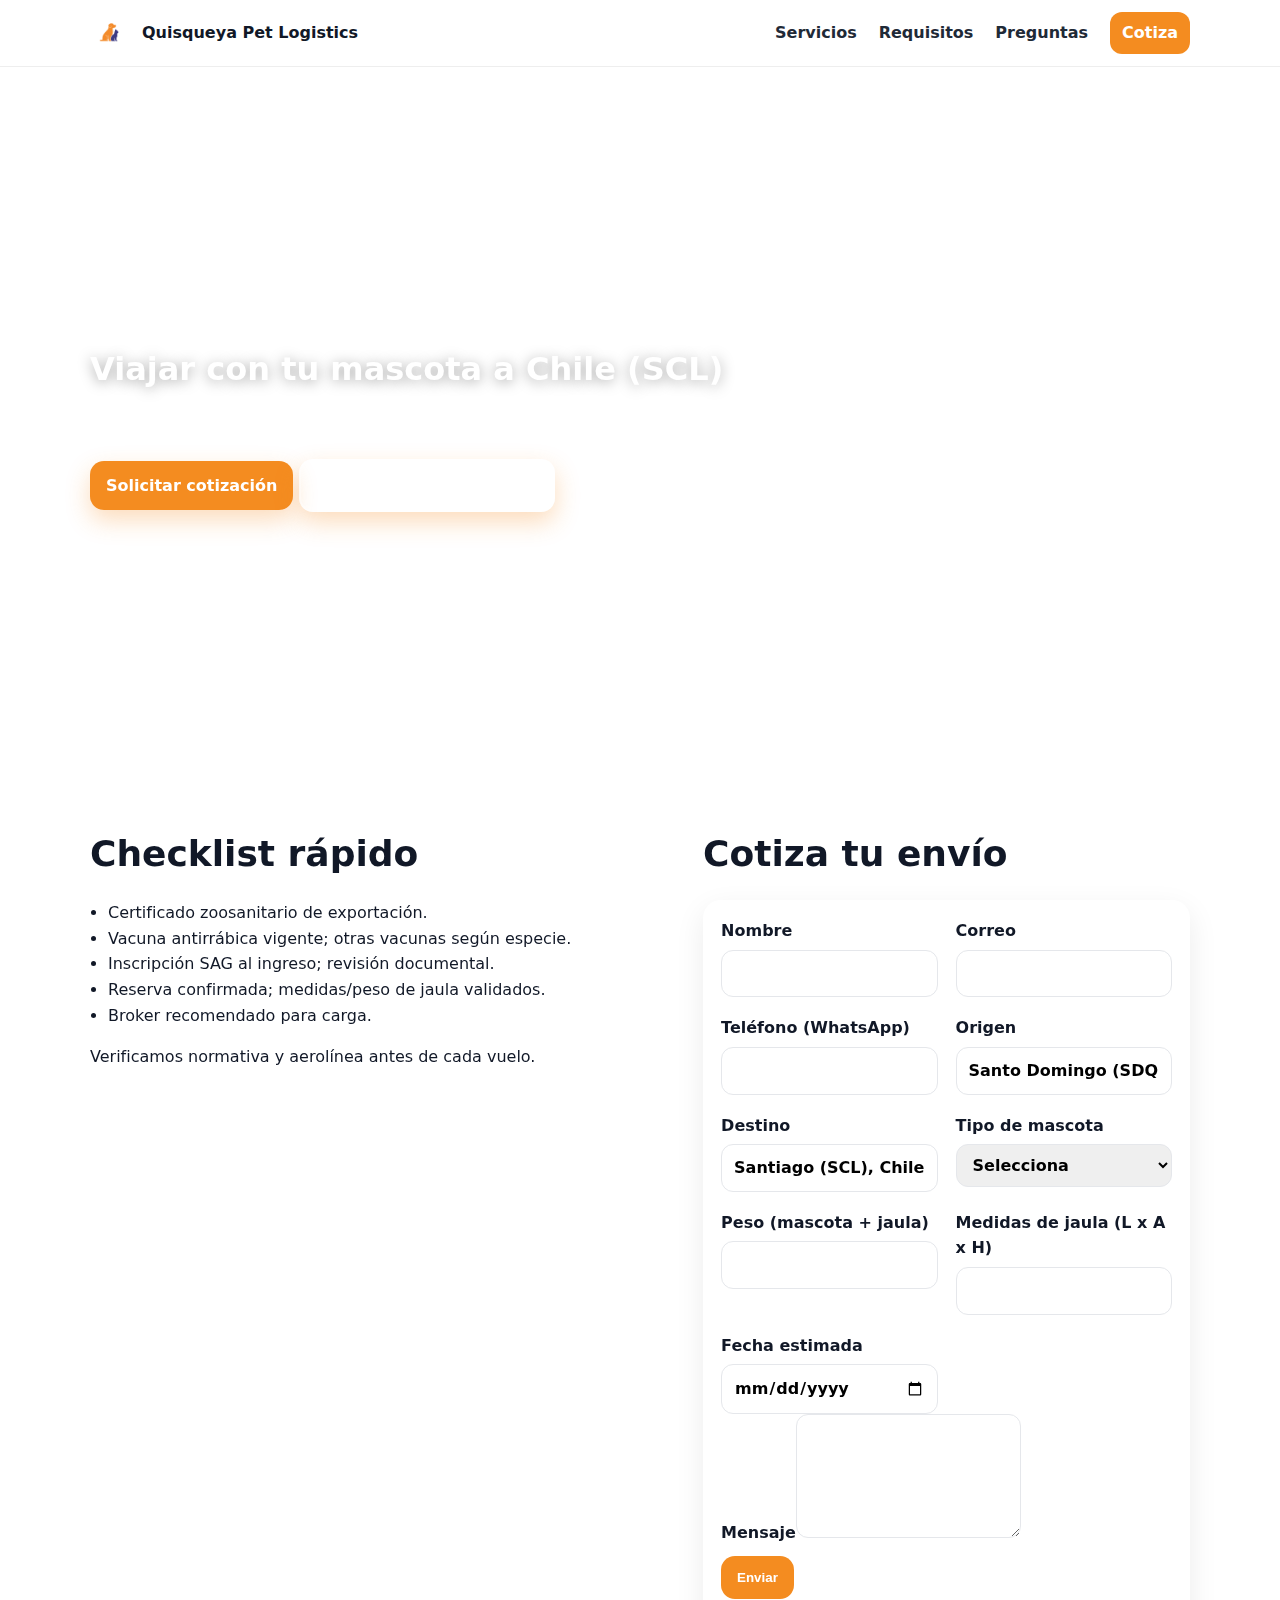
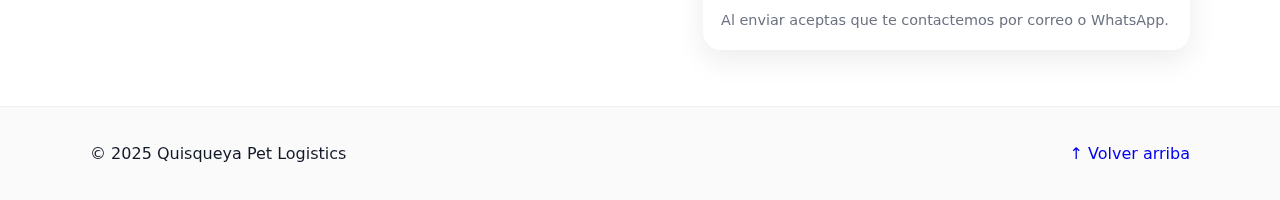
<file: destinos/chile.html>
<!DOCTYPE html>
<html lang="es">
<head>
  <meta charset="UTF-8" />
  <meta name="viewport" content="width=device-width, initial-scale=1" />
  <title>Chile (SCL) · Quisqueya Pet Logistics</title>
  <link rel="stylesheet" href="../style.css" />
  <script defer src="../script.js"></script>
</head>
<body>
<header class="header">
  <div class="container header-inner">
    <a href="../index.html#inicio" class="brand"><img src="../assets/logo.png" class="logo" alt="Logo"/><span>Quisqueya Pet Logistics</span></a>
    <nav class="nav">
      <a href="../index.html#servicios">Servicios</a>
      <a href="../index.html#requisitos">Requisitos</a>
      <a href="../index.html#faq">Preguntas</a>
      <a href="../index.html#contacto" class="btn btn-sm">Cotiza</a>
    </nav>
    <button class="nav-toggle" aria-label="Abrir menú">☰</button>
  </div>
</header>
<section class="hero" style="padding:72px 0">
  <div class="container hero-content">
    <h1>Viajar con tu mascota a Chile (SCL)</h1>
    <p>Checklist resumido y formulario rápido para iniciar tu caso.</p>
    <div class="hero-ctas">
      <a href="#form" class="btn">Solicitar cotización</a>
      <a href="../index.html#requisitos" class="btn btn-secondary">Ver requisitos generales</a>
    </div>
  </div>
</section>
<section class="section">
  <div class="container">
    <div class="grid" style="grid-template-columns: 1.1fr .9fr;align-items:start">
      <div>
        <h2 class="section-title">Checklist rápido</h2>
        <ul class='checklist'><li>Certificado zoosanitario de exportación.</li><li>Vacuna antirrábica vigente; otras vacunas según especie.</li><li>Inscripción SAG al ingreso; revisión documental.</li><li>Reserva confirmada; medidas/peso de jaula validados.</li><li>Broker recomendado para carga.</li></ul>
        <p class="note">Verificamos normativa y aerolínea antes de cada vuelo.</p>
      </div>
      <div>
        <h2 class="section-title" id="form">Cotiza tu envío</h2>
        <form id="quoteForm" class="form">
          <div class="grid form-grid">
            <label>Nombre<input type="text" name="name" required /></label>
            <label>Correo<input type="email" name="email" required /></label>
            <label>Teléfono (WhatsApp)<input type="tel" name="phone" required /></label>
            <label>Origen<input type="text" name="origin" required value="Santo Domingo (SDQ)"/></label>
            <label>Destino<input type="text" name="destination" required value="Santiago (SCL), Chile"/></label>
            <label>Tipo de mascota<select name="petType" required><option value="" disabled selected>Selecciona</option><option>Perro</option><option>Gato</option><option>Otro</option></select></label>
            <label>Peso (mascota + jaula)<input type="number" name="weight" step="0.1" /></label>
            <label>Medidas de jaula (L x A x H)<input type="text" name="crate" /></label>
            <label>Fecha estimada<input type="date" name="date" /></label>
          </div>
          <label>Mensaje<textarea name="message" rows="4"></textarea></label>
          <div class="form-actions">
            <button type="submit" class="btn">Enviar</button>
            <button type="button" class="btn btn-secondary" id="btnWhatsapp">WhatsApp</button>
          </div>
          <p class="form-note">Al enviar aceptas que te contactemos por correo o WhatsApp.</p>
        </form>
      </div>
    </div>
  </div>
</section>
<footer class="footer">
  <div class="container footer-inner">
    <p>© 2025 Quisqueya Pet Logistics</p>
    <a href="#inicio" class="top">↑ Volver arriba</a>
  </div>
</footer>
</body>
</html>
</file>
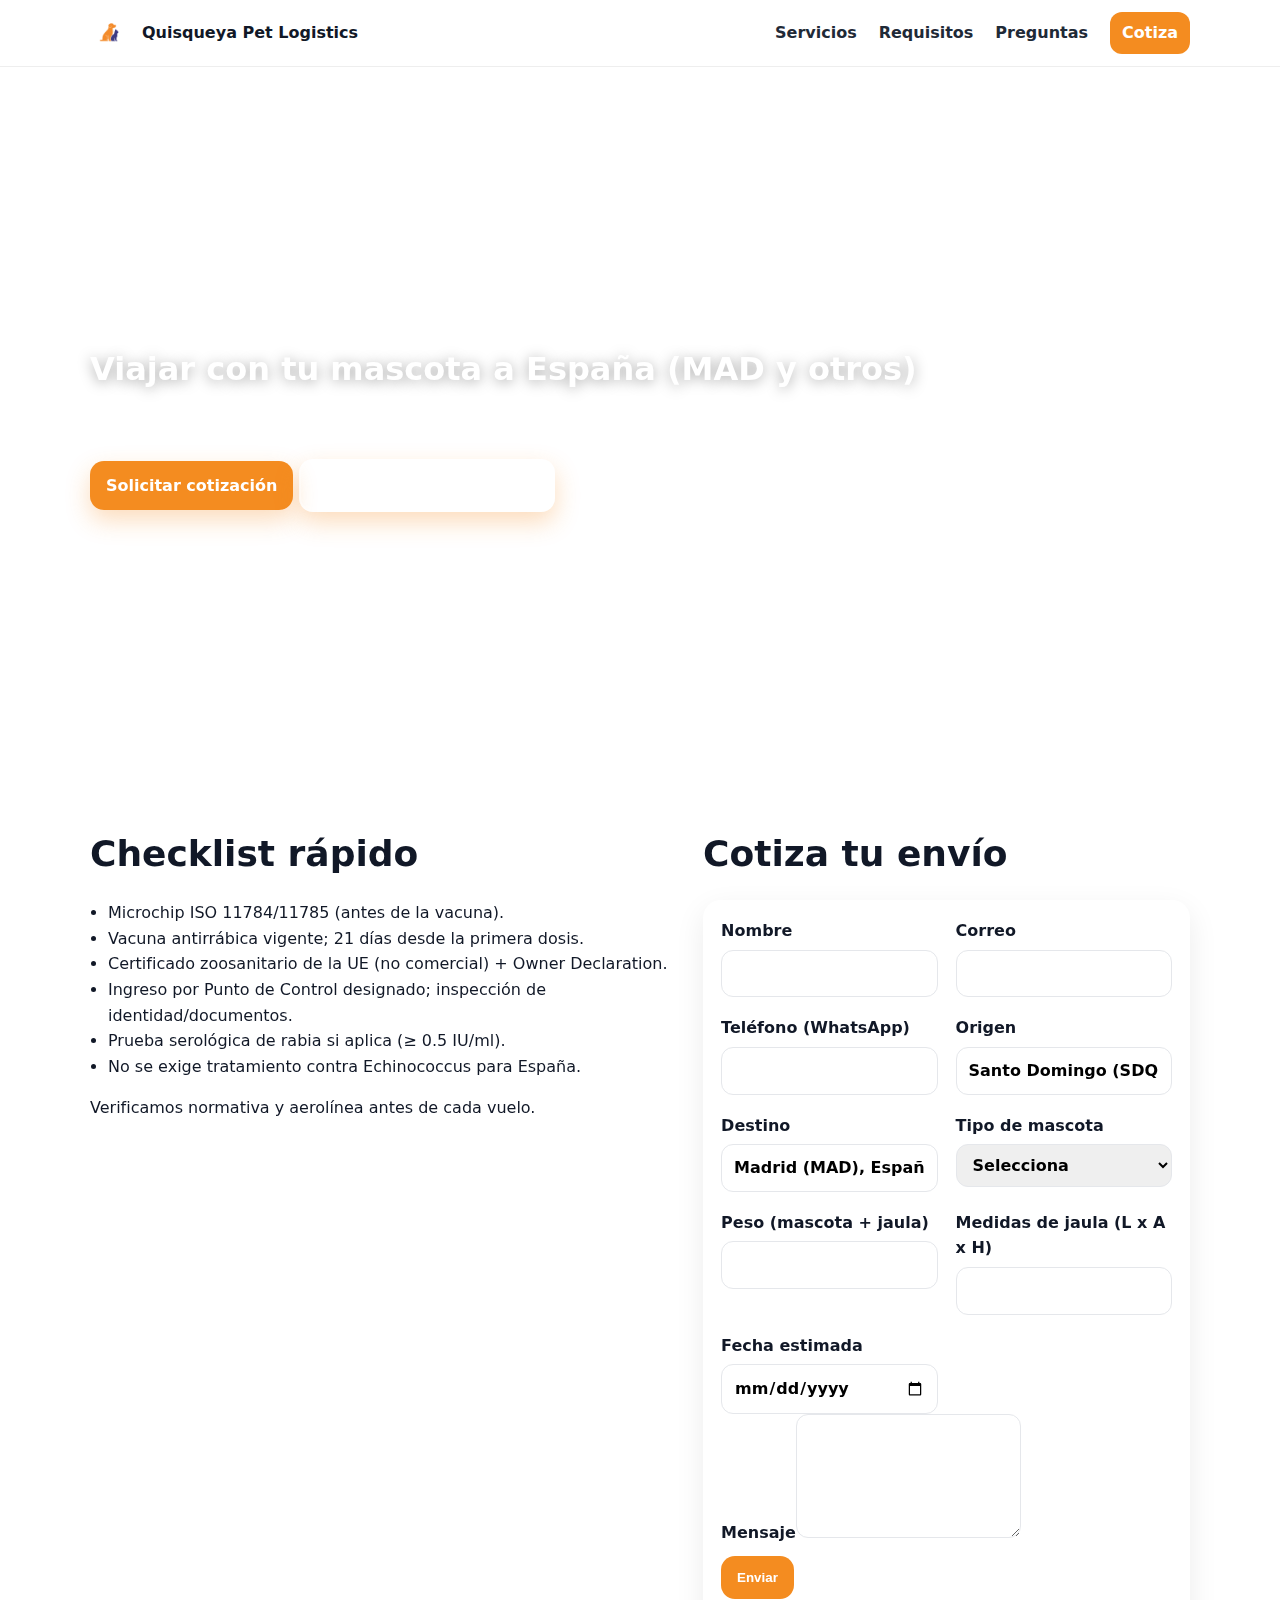
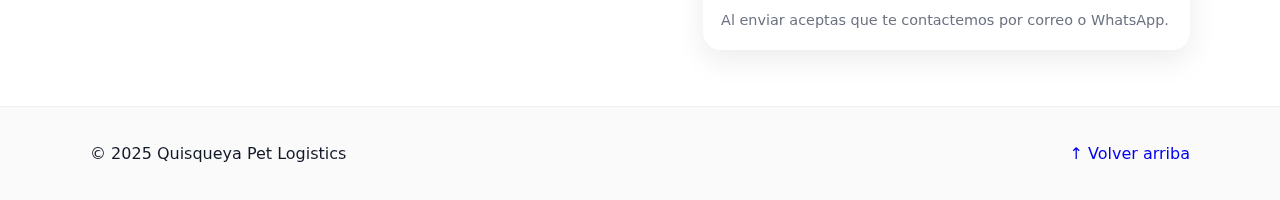
<file: destinos/espana.html>
<!DOCTYPE html>
<html lang="es">
<head>
  <meta charset="UTF-8" />
  <meta name="viewport" content="width=device-width, initial-scale=1" />
  <title>España (MAD y otros) · Quisqueya Pet Logistics</title>
  <link rel="stylesheet" href="../style.css" />
  <script defer src="../script.js"></script>
</head>
<body>
<header class="header">
  <div class="container header-inner">
    <a href="../index.html#inicio" class="brand"><img src="../assets/logo.png" class="logo" alt="Logo"/><span>Quisqueya Pet Logistics</span></a>
    <nav class="nav">
      <a href="../index.html#servicios">Servicios</a>
      <a href="../index.html#requisitos">Requisitos</a>
      <a href="../index.html#faq">Preguntas</a>
      <a href="../index.html#contacto" class="btn btn-sm">Cotiza</a>
    </nav>
    <button class="nav-toggle" aria-label="Abrir menú">☰</button>
  </div>
</header>
<section class="hero" style="padding:72px 0">
  <div class="container hero-content">
    <h1>Viajar con tu mascota a España (MAD y otros)</h1>
    <p>Checklist resumido y formulario rápido para iniciar tu caso.</p>
    <div class="hero-ctas">
      <a href="#form" class="btn">Solicitar cotización</a>
      <a href="../index.html#requisitos" class="btn btn-secondary">Ver requisitos generales</a>
    </div>
  </div>
</section>
<section class="section">
  <div class="container">
    <div class="grid" style="grid-template-columns: 1.1fr .9fr;align-items:start">
      <div>
        <h2 class="section-title">Checklist rápido</h2>
        <ul class='checklist'><li>Microchip ISO 11784/11785 (antes de la vacuna).</li><li>Vacuna antirrábica vigente; 21 días desde la primera dosis.</li><li>Certificado zoosanitario de la UE (no comercial) + Owner Declaration.</li><li>Ingreso por Punto de Control designado; inspección de identidad/documentos.</li><li>Prueba serológica de rabia si aplica (≥ 0.5 IU/ml).</li><li>No se exige tratamiento contra Echinococcus para España.</li></ul>
        <p class="note">Verificamos normativa y aerolínea antes de cada vuelo.</p>
      </div>
      <div>
        <h2 class="section-title" id="form">Cotiza tu envío</h2>
        <form id="quoteForm" class="form">
          <div class="grid form-grid">
            <label>Nombre<input type="text" name="name" required /></label>
            <label>Correo<input type="email" name="email" required /></label>
            <label>Teléfono (WhatsApp)<input type="tel" name="phone" required /></label>
            <label>Origen<input type="text" name="origin" required value="Santo Domingo (SDQ)"/></label>
            <label>Destino<input type="text" name="destination" required value="Madrid (MAD), España"/></label>
            <label>Tipo de mascota<select name="petType" required><option value="" disabled selected>Selecciona</option><option>Perro</option><option>Gato</option><option>Otro</option></select></label>
            <label>Peso (mascota + jaula)<input type="number" name="weight" step="0.1" /></label>
            <label>Medidas de jaula (L x A x H)<input type="text" name="crate" /></label>
            <label>Fecha estimada<input type="date" name="date" /></label>
          </div>
          <label>Mensaje<textarea name="message" rows="4"></textarea></label>
          <div class="form-actions">
            <button type="submit" class="btn">Enviar</button>
            <button type="button" class="btn btn-secondary" id="btnWhatsapp">WhatsApp</button>
          </div>
          <p class="form-note">Al enviar aceptas que te contactemos por correo o WhatsApp.</p>
        </form>
      </div>
    </div>
  </div>
</section>
<footer class="footer">
  <div class="container footer-inner">
    <p>© 2025 Quisqueya Pet Logistics</p>
    <a href="#inicio" class="top">↑ Volver arriba</a>
  </div>
</footer>
</body>
</html>
</file>
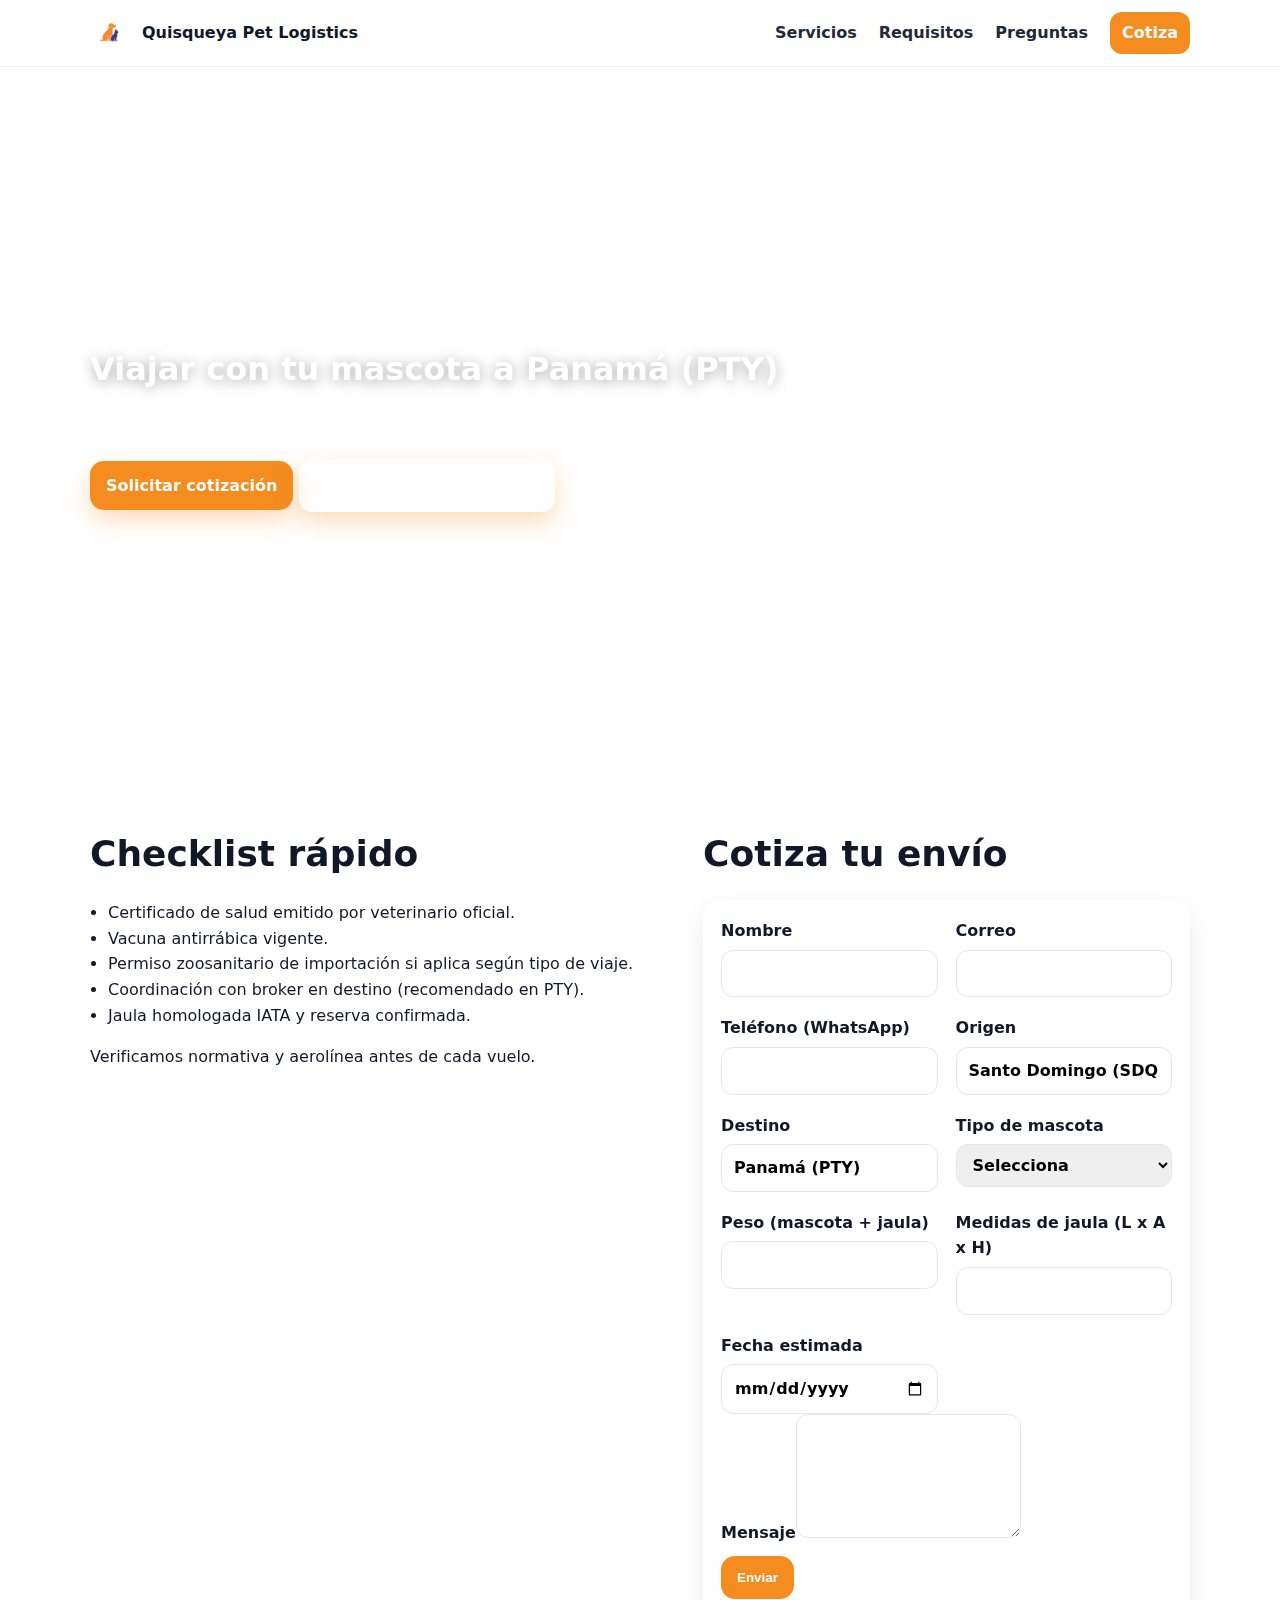
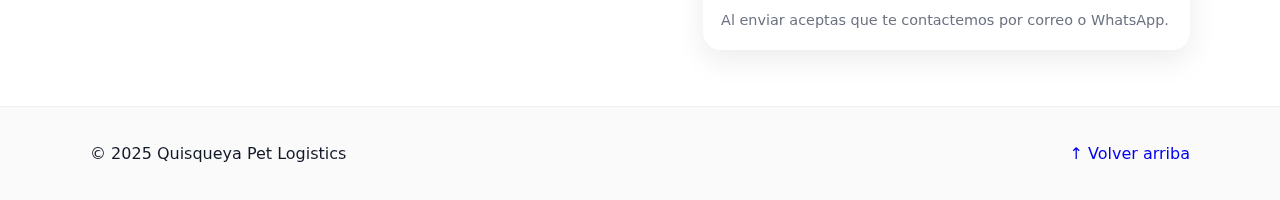
<file: destinos/panama.html>
<!DOCTYPE html>
<html lang="es">
<head>
  <meta charset="UTF-8" />
  <meta name="viewport" content="width=device-width, initial-scale=1" />
  <title>Panamá (PTY) · Quisqueya Pet Logistics</title>
  <link rel="stylesheet" href="../style.css" />
  <script defer src="../script.js"></script>
</head>
<body>
<header class="header">
  <div class="container header-inner">
    <a href="../index.html#inicio" class="brand"><img src="../assets/logo.png" class="logo" alt="Logo"/><span>Quisqueya Pet Logistics</span></a>
    <nav class="nav">
      <a href="../index.html#servicios">Servicios</a>
      <a href="../index.html#requisitos">Requisitos</a>
      <a href="../index.html#faq">Preguntas</a>
      <a href="../index.html#contacto" class="btn btn-sm">Cotiza</a>
    </nav>
    <button class="nav-toggle" aria-label="Abrir menú">☰</button>
  </div>
</header>
<section class="hero" style="padding:72px 0">
  <div class="container hero-content">
    <h1>Viajar con tu mascota a Panamá (PTY)</h1>
    <p>Checklist resumido y formulario rápido para iniciar tu caso.</p>
    <div class="hero-ctas">
      <a href="#form" class="btn">Solicitar cotización</a>
      <a href="../index.html#requisitos" class="btn btn-secondary">Ver requisitos generales</a>
    </div>
  </div>
</section>
<section class="section">
  <div class="container">
    <div class="grid" style="grid-template-columns: 1.1fr .9fr;align-items:start">
      <div>
        <h2 class="section-title">Checklist rápido</h2>
        <ul class='checklist'><li>Certificado de salud emitido por veterinario oficial.</li><li>Vacuna antirrábica vigente.</li><li>Permiso zoosanitario de importación si aplica según tipo de viaje.</li><li>Coordinación con broker en destino (recomendado en PTY).</li><li>Jaula homologada IATA y reserva confirmada.</li></ul>
        <p class="note">Verificamos normativa y aerolínea antes de cada vuelo.</p>
      </div>
      <div>
        <h2 class="section-title" id="form">Cotiza tu envío</h2>
        <form id="quoteForm" class="form">
          <div class="grid form-grid">
            <label>Nombre<input type="text" name="name" required /></label>
            <label>Correo<input type="email" name="email" required /></label>
            <label>Teléfono (WhatsApp)<input type="tel" name="phone" required /></label>
            <label>Origen<input type="text" name="origin" required value="Santo Domingo (SDQ)"/></label>
            <label>Destino<input type="text" name="destination" required value="Panamá (PTY)"/></label>
            <label>Tipo de mascota<select name="petType" required><option value="" disabled selected>Selecciona</option><option>Perro</option><option>Gato</option><option>Otro</option></select></label>
            <label>Peso (mascota + jaula)<input type="number" name="weight" step="0.1" /></label>
            <label>Medidas de jaula (L x A x H)<input type="text" name="crate" /></label>
            <label>Fecha estimada<input type="date" name="date" /></label>
          </div>
          <label>Mensaje<textarea name="message" rows="4"></textarea></label>
          <div class="form-actions">
            <button type="submit" class="btn">Enviar</button>
            <button type="button" class="btn btn-secondary" id="btnWhatsapp">WhatsApp</button>
          </div>
          <p class="form-note">Al enviar aceptas que te contactemos por correo o WhatsApp.</p>
        </form>
      </div>
    </div>
  </div>
</section>
<footer class="footer">
  <div class="container footer-inner">
    <p>© 2025 Quisqueya Pet Logistics</p>
    <a href="#inicio" class="top">↑ Volver arriba</a>
  </div>
</footer>
</body>
</html>
</file>
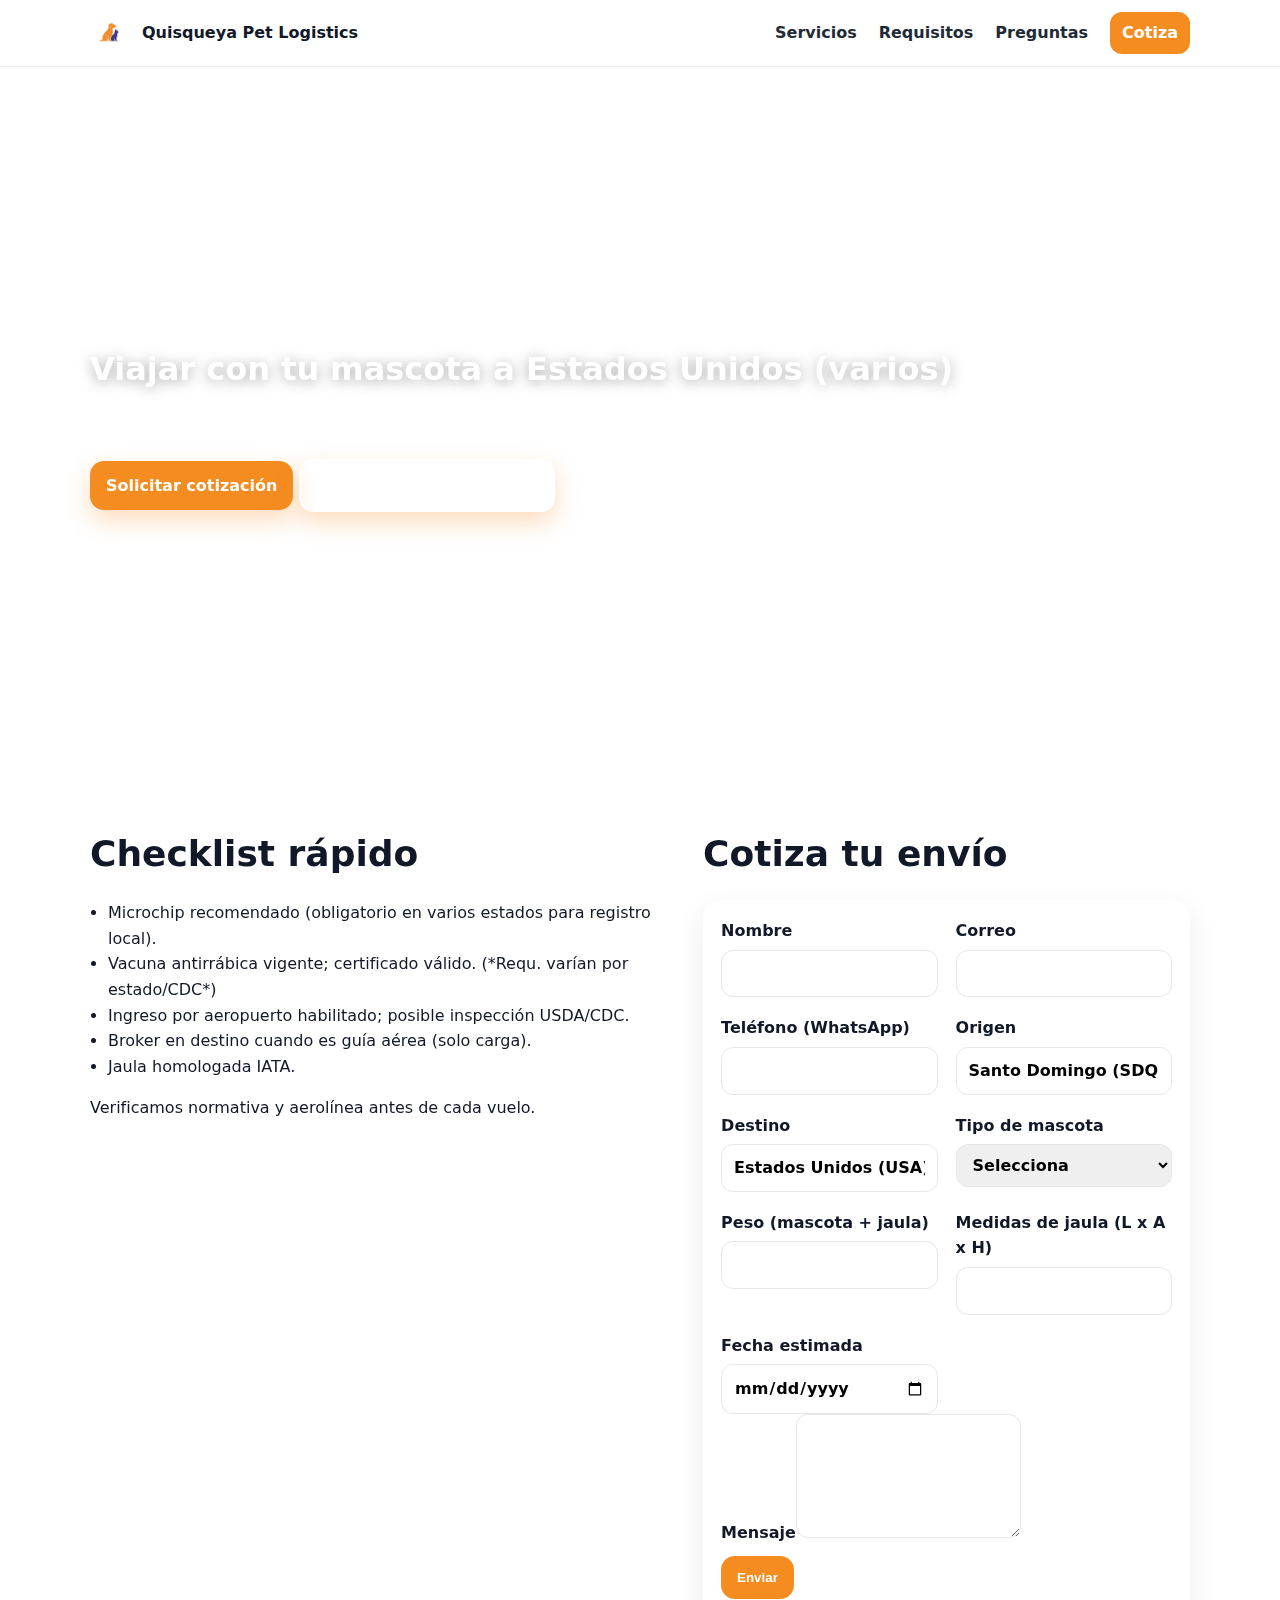
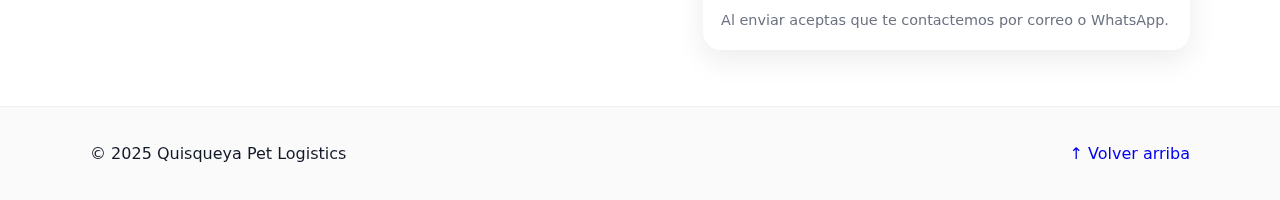
<file: destinos/usa.html>
<!DOCTYPE html>
<html lang="es">
<head>
  <meta charset="UTF-8" />
  <meta name="viewport" content="width=device-width, initial-scale=1" />
  <title>Estados Unidos (varios) · Quisqueya Pet Logistics</title>
  <link rel="stylesheet" href="../style.css" />
  <script defer src="../script.js"></script>
</head>
<body>
<header class="header">
  <div class="container header-inner">
    <a href="../index.html#inicio" class="brand"><img src="../assets/logo.png" class="logo" alt="Logo"/><span>Quisqueya Pet Logistics</span></a>
    <nav class="nav">
      <a href="../index.html#servicios">Servicios</a>
      <a href="../index.html#requisitos">Requisitos</a>
      <a href="../index.html#faq">Preguntas</a>
      <a href="../index.html#contacto" class="btn btn-sm">Cotiza</a>
    </nav>
    <button class="nav-toggle" aria-label="Abrir menú">☰</button>
  </div>
</header>
<section class="hero" style="padding:72px 0">
  <div class="container hero-content">
    <h1>Viajar con tu mascota a Estados Unidos (varios)</h1>
    <p>Checklist resumido y formulario rápido para iniciar tu caso.</p>
    <div class="hero-ctas">
      <a href="#form" class="btn">Solicitar cotización</a>
      <a href="../index.html#requisitos" class="btn btn-secondary">Ver requisitos generales</a>
    </div>
  </div>
</section>
<section class="section">
  <div class="container">
    <div class="grid" style="grid-template-columns: 1.1fr .9fr;align-items:start">
      <div>
        <h2 class="section-title">Checklist rápido</h2>
        <ul class='checklist'><li>Microchip recomendado (obligatorio en varios estados para registro local).</li><li>Vacuna antirrábica vigente; certificado válido. (*Requ. varían por estado/CDC*)</li><li>Ingreso por aeropuerto habilitado; posible inspección USDA/CDC.</li><li>Broker en destino cuando es guía aérea (solo carga).</li><li>Jaula homologada IATA.</li></ul>
        <p class="note">Verificamos normativa y aerolínea antes de cada vuelo.</p>
      </div>
      <div>
        <h2 class="section-title" id="form">Cotiza tu envío</h2>
        <form id="quoteForm" class="form">
          <div class="grid form-grid">
            <label>Nombre<input type="text" name="name" required /></label>
            <label>Correo<input type="email" name="email" required /></label>
            <label>Teléfono (WhatsApp)<input type="tel" name="phone" required /></label>
            <label>Origen<input type="text" name="origin" required value="Santo Domingo (SDQ)"/></label>
            <label>Destino<input type="text" name="destination" required value="Estados Unidos (USA)"/></label>
            <label>Tipo de mascota<select name="petType" required><option value="" disabled selected>Selecciona</option><option>Perro</option><option>Gato</option><option>Otro</option></select></label>
            <label>Peso (mascota + jaula)<input type="number" name="weight" step="0.1" /></label>
            <label>Medidas de jaula (L x A x H)<input type="text" name="crate" /></label>
            <label>Fecha estimada<input type="date" name="date" /></label>
          </div>
          <label>Mensaje<textarea name="message" rows="4"></textarea></label>
          <div class="form-actions">
            <button type="submit" class="btn">Enviar</button>
            <button type="button" class="btn btn-secondary" id="btnWhatsapp">WhatsApp</button>
          </div>
          <p class="form-note">Al enviar aceptas que te contactemos por correo o WhatsApp.</p>
        </form>
      </div>
    </div>
  </div>
</section>
<footer class="footer">
  <div class="container footer-inner">
    <p>© 2025 Quisqueya Pet Logistics</p>
    <a href="#inicio" class="top">↑ Volver arriba</a>
  </div>
</footer>
</body>
</html>
</file>
<file: style.css>
/* ====== Tokens ====== */
:root{
  --brand:#f48c20;      /* naranja marca */
  --accent:#6f3fd4;     /* morado acento */
  --bg:#ffffff;
  --ink:#111827;
  --muted:#6b7280;
  --card:#ffffff;
  --radius:16px;
  --shadow:0 10px 30px rgba(0,0,0,.08);
}
*{box-sizing:border-box}
html{scroll-behavior:smooth}
body{margin:0;font:16px/1.6 system-ui,-apple-system,Segoe UI,Roboto,Inter,Arial,sans-serif;color:var(--ink);background:var(--bg)}
img{max-width:100%;height:auto;display:block}

/* ====== Layout ====== */
.container{width:min(1100px,92%);margin:0 auto}
.section{padding:56px 0}
.section.alt{background:linear-gradient(180deg,#fafafa,#fff)}
.section-title{font-size:clamp(24px,3.2vw,36px);margin:0 0 18px}

/* ====== Header ====== */
.header{position:sticky;top:0;z-index:50;background:#fff;border-bottom:1px solid #eee;backdrop-filter:saturate(1.4) blur(6px)}
.header-inner{display:flex;align-items:center;justify-content:space-between;padding:12px 0}
.brand{display:flex;align-items:center;gap:12px;text-decoration:none;color:var(--ink);font-weight:800}
.logo{width:40px;height:40px;object-fit:contain}
.nav{display:flex;gap:22px;align-items:center}
.nav a{color:#1f2a37;text-decoration:none;font-weight:600}
.nav a:hover{color:var(--accent)}
.btn.btn-sm{padding:8px 12px;border-radius:12px;background:var(--brand);color:#fff;text-decoration:none}
.nav-toggle{display:none;background:transparent;border:0;font-size:24px}
@media (max-width:860px){
  .nav{display:none}
  .nav.open{display:flex;flex-direction:column;position:absolute;right:4%;top:56px;background:#fff;padding:10px;border-radius:12px;box-shadow:var(--shadow)}
  .nav-toggle{display:block}
}

/* ====== Buttons ====== */
.btn{background:var(--brand);color:#fff;border:0;border-radius:14px;padding:12px 16px;font-weight:800;text-decoration:none;display:inline-block}
.btn:hover{filter:brightness(.97)}
.btn.btn-secondary{background:rgba(255,255,255,.06);border:2px solid rgba(255,255,255,.35);color:#fff}

/* ====== Cards & Grid ====== */
.grid{display:grid;gap:18px}
.cards{grid-template-columns:repeat(12,1fr)}
@media (max-width:900px){ .cards{grid-template-columns:repeat(6,1fr)} }
@media (max-width:640px){ .cards{grid-template-columns:repeat(2,1fr)} }
.card{grid-column:span 6;background:var(--card);border-radius:18px;box-shadow:var(--shadow);overflow:hidden;display:flex;flex-direction:column}
.card img{width:100%;height:220px;object-fit:cover}
.card-body{padding:14px}
.card-body h3{margin:8px 0 6px}
.card-body p{margin:0;color:var(--muted)}

/* ====== Stepper ====== */
.stepper{list-style:none;padding:0;margin:0;display:grid;gap:12px}
.stepper li{background:#fff;border-radius:14px;box-shadow:var(--shadow);padding:14px}
.stepper li span{display:inline-grid;place-items:center;width:28px;height:28px;border-radius:999px;background:var(--accent);color:#fff;font-weight:800;margin-right:8px}

/* ====== Accordion (FAQ) ====== */
.accordion details{background:#fff;border-radius:14px;box-shadow:var(--shadow);padding:12px}
.accordion details+details{margin-top:10px}
.accordion summary{cursor:pointer;font-weight:700}

/* ====== Forms ====== */
.form{background:#fff;border-radius:18px;box-shadow:var(--shadow);padding:18px}
.form-grid{grid-template-columns:repeat(12,1fr)}
.form-grid>label{grid-column:span 6;display:flex;flex-direction:column;gap:6px}
@media (max-width:900px){ .form-grid>label{grid-column:span 12} }
input,select,textarea{border:1px solid #e5e7eb;border-radius:12px;padding:10px 12px;font:inherit}
.form-actions{display:flex;gap:10px;margin-top:10px}
.form-note{color:var(--muted);font-size:.9rem;margin:10px 0 0}

/* ====== Footer ====== */
.footer{border-top:1px solid #eee;background:#fafafa}
.footer-inner{display:flex;align-items:center;justify-content:space-between;padding:18px 0}
.top{text-decoration:none}

/* ====== HERO SLIDER ====== */
.hero{position:relative;overflow:hidden;min-height:78vh;display:grid;align-items:center}
@media (max-width:860px){ .hero{min-height:70vh} }
.hero-bg{position:absolute;inset:0}
.slide{position:absolute;inset:0;background-size:cover;background-position:center;opacity:0;transition:opacity 900ms ease}
.slide.show{opacity:1}
.hero-overlay{
  position:absolute;inset:0;
  background:
    linear-gradient(180deg, rgba(0,0,0,.22), rgba(0,0,0,.22)),
    radial-gradient(60% 60% at 50% 40%, rgba(244,140,32,.22), transparent 70%);
  backdrop-filter: blur(2px);
}
.hero .container{position:relative;z-index:2}
.hero .eyebrow,.hero h1,.hero p{color:#fff}
.hero h1{text-shadow:0 2px 14px rgba(0,0,0,.35)}
.hero .sub{color:var(--brand)}
.hero .btn{box-shadow:0 10px 25px rgba(244,140,32,.3)}
.hero-kpis{display:flex;gap:14px;margin-top:18px;flex-wrap:wrap}
.hero-kpis>div{display:flex;gap:8px;align-items:center;background:rgba(17,24,39,.55);
  border:1px solid rgba(255,255,255,.15);padding:10px 14px;border-radius:14px;color:#fff}

/* ====== Tabs (página requisitos) ====== */
.tabs{display:flex;gap:10px;flex-wrap:wrap;margin:10px 0 12px}
.tab{background:#fff;border:1px solid #e5e7eb;border-radius:999px;padding:8px 12px;cursor:pointer;font-weight:700}
.tab.active{background:var(--brand);border-color:var(--brand);color:#fff}
.tab-panels{background:#fff;border-radius:18px;box-shadow:var(--shadow);padding:14px}
.tab-panel{display:none}
.tab-panel.active{display:block}
.checklist{margin:0;padding-left:18px}
.cta-inline{display:flex;gap:10px;margin-top:10px;flex-wrap:wrap}

/* Alineación y ancho del campo "Mensaje" */
.form-grid>label.full{grid-column:1 / -1}

/* Garantiza que los controles llenen la columna */
.form-grid>label input,
.form-grid>label select,
.form-grid>label textarea{width:100%}

.form textarea{min-height:120px}
.form label{font-weight:600}

/* ====== Hero centrado ====== */
.hero.center .hero-content{ text-align:center; max-width:900px; margin-inline:auto }
.hero.center .hero-ctas{ display:flex; gap:10px; justify-content:center; flex-wrap:wrap }
.hero.center .hero-kpis{ justify-content:center }

/* ====== Botón flotante "Volver arriba" ====== */
.backtop{
  position:fixed; right:18px; bottom:18px; z-index:60;
  width:48px; height:48px; border:0; border-radius:999px;
  display:grid; place-items:center; cursor:pointer;
  background: radial-gradient(120% 120% at 30% 20%, #f7b057 0%, #f48c20 60%);
  color:#fff; font-weight:800; font-size:18px; line-height:1;
  box-shadow: 0 10px 28px rgba(0,0,0,.25);
  opacity:0; transform: translateY(18px); transition: opacity .25s ease, transform .25s ease;
}
.backtop.show{ opacity:1; transform: translateY(0) }
.backtop:focus-visible{ outline:3px solid #ffffffaa; outline-offset:2px }
@media (max-width:640px){ .backtop{ width:44px; height:44px; right:14px; bottom:14px } }
@media (prefers-reduced-motion: reduce){ .backtop{ transition: none } }

/* ====== Dark mode automático (tokens y superficies) ====== */
@media (prefers-color-scheme: dark){
  :root{
    --bg:#0b0f19;
    --ink:#e5e7eb;
    --muted:#a3a9b6;
    --card:#111827;
    --shadow: 0 18px 40px rgba(0,0,0,.5);
  }
  body{ background:var(--bg); color:var(--ink) }
  .section.alt{ background:linear-gradient(180deg,#0e1422,#0b0f19) }
  .header{ background:rgba(17,24,39,.85); border-bottom-color:#1f2937 }
  .brand{ color:#e5e7eb }
  .nav a{ color:#e5e7eb }
  .nav a:hover{ color:#c4b5fd }
  .card, .form, .accordion details{ background:var(--card); box-shadow:var(--shadow); border-color:#1f2937 }
  .footer{ background:#0e1422; border-top-color:#1f2937 }
  .btn.btn-secondary{ border-color:rgba(255,255,255,.28); color:#fff }
  .hero .eyebrow, .hero h1, .hero p{ color:#fff } /* sigue legible sobre la foto */
}
</file>
